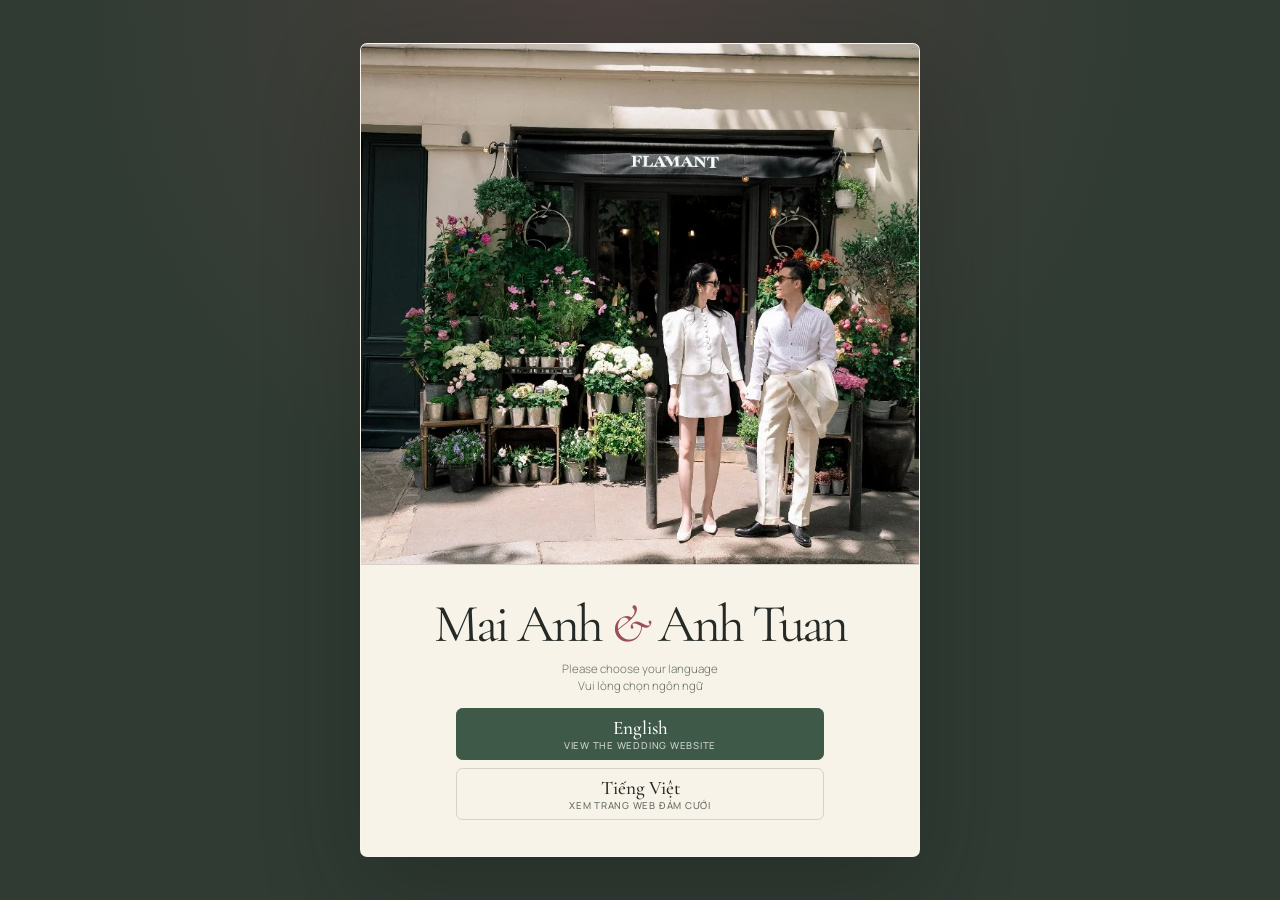
<file: index.html>
<!doctype html>
<html lang="en">
<head>
  <meta charset="utf-8">
  <meta name="viewport" content="width=device-width, initial-scale=1">
  <meta name="theme-color" content="#303b34">
  <link rel="icon" href="/assets/favicon.svg" type="image/svg+xml">
  <title>Mai Anh &amp; Anh Tuan - Choose your language</title>
  <meta name="description" content="Mai Anh and Anh Tuan's wedding in Hanoi on December 24, 2026. Choose English or Tiếng Việt.">
  <link rel="canonical" href="https://tuan-and-mai-anh.github.io/">
  <link rel="alternate" hreflang="x-default" href="https://tuan-and-mai-anh.github.io/">
  <link rel="alternate" hreflang="en" href="https://tuan-and-mai-anh.github.io/en/">
  <link rel="alternate" hreflang="vi" href="https://tuan-and-mai-anh.github.io/vn/">
  <meta property="og:type" content="website">
  <meta property="og:title" content="Mai Anh & Anh Tuan">
  <meta property="og:description" content="December 24, 2026 · Sheraton Hanoi Hotel">
  <meta property="og:url" content="https://tuan-and-mai-anh.github.io/">
  <meta property="og:image" content="https://tuan-and-mai-anh.github.io/assets/landing/language-selector-photo67-768.jpg">
  <meta property="og:image:width" content="768">
  <meta property="og:image:height" content="1024">
  <meta property="og:image:alt" content="Mai Anh and Anh Tuan together outside a Paris flower shop">
  <meta property="og:locale" content="en_US">
  <meta property="og:locale:alternate" content="vi_VN">
  <style>
    * { box-sizing: border-box; }
    html { background: #303b34; }
    body.language-landing { margin: 0; }
    .language-landing-main { width: min(100%, 35rem); margin: 0 auto; }
    .language-landing-visual { height: min(57.8svh, 32.5rem); }
    .language-landing-visual img { display: block; width: 100%; height: 100%; object-fit: cover; object-position: center 66%; }
    .language-landing-panel { text-align: center; }
    .language-landing-panel h1 { font-size: clamp(1.9rem, 8.5vw, 3.35rem); white-space: nowrap; }
    @media (max-width: 700px) {
      .language-landing-visual { height: min(51svh, 26.875rem); }
    }
  </style>
  <link rel="preconnect" href="https://fonts.googleapis.com">
  <link rel="preconnect" href="https://fonts.gstatic.com" crossorigin>
  <link href="https://fonts.googleapis.com/css2?family=Cormorant+Garamond:ital,wght@0,400;0,500;0,600;1,400&family=Manrope:wght@300;400;500;600&display=swap" rel="stylesheet">
  <link rel="stylesheet" href="/styles.css">
</head>
<body class="language-landing">
  <main class="language-landing-main">
    <div class="language-landing-visual">
      <picture>
        <source
          type="image/webp"
          srcset="/assets/landing/language-selector-photo67-480.webp 480w, /assets/landing/language-selector-photo67-768.webp 768w"
          sizes="(max-width: 700px) 100vw, 560px">
        <img
          src="/assets/landing/language-selector-photo67-768.jpg"
          srcset="/assets/landing/language-selector-photo67-480.jpg 480w, /assets/landing/language-selector-photo67-768.jpg 768w"
          sizes="(max-width: 700px) 100vw, 560px"
          width="768"
          height="1024"
          alt="Mai Anh and Anh Tuan together outside a Paris flower shop"
          fetchpriority="high"
          decoding="async">
      </picture>
    </div>
    <section class="language-landing-panel" aria-labelledby="landing-title">
      <h1 id="landing-title">Mai Anh <i>&amp;</i> Anh Tuan</h1>
      <p class="language-prompt">
        <span lang="en">Please choose your language</span>
        <span lang="vi">Vui lòng chọn ngôn ngữ</span>
      </p>
      <nav class="language-options" aria-label="Choose language / Chọn ngôn ngữ">
        <a class="language-option language-option-primary" href="/en/" lang="en" hreflang="en">
          <strong>English</strong>
          <span>View the wedding website</span>
        </a>
        <a class="language-option" href="/vn/" lang="vi" hreflang="vi">
          <strong>Tiếng Việt</strong>
          <span>Xem trang web đám cưới</span>
        </a>
      </nav>
    </section>
  </main>
</body>
</html>
</file>
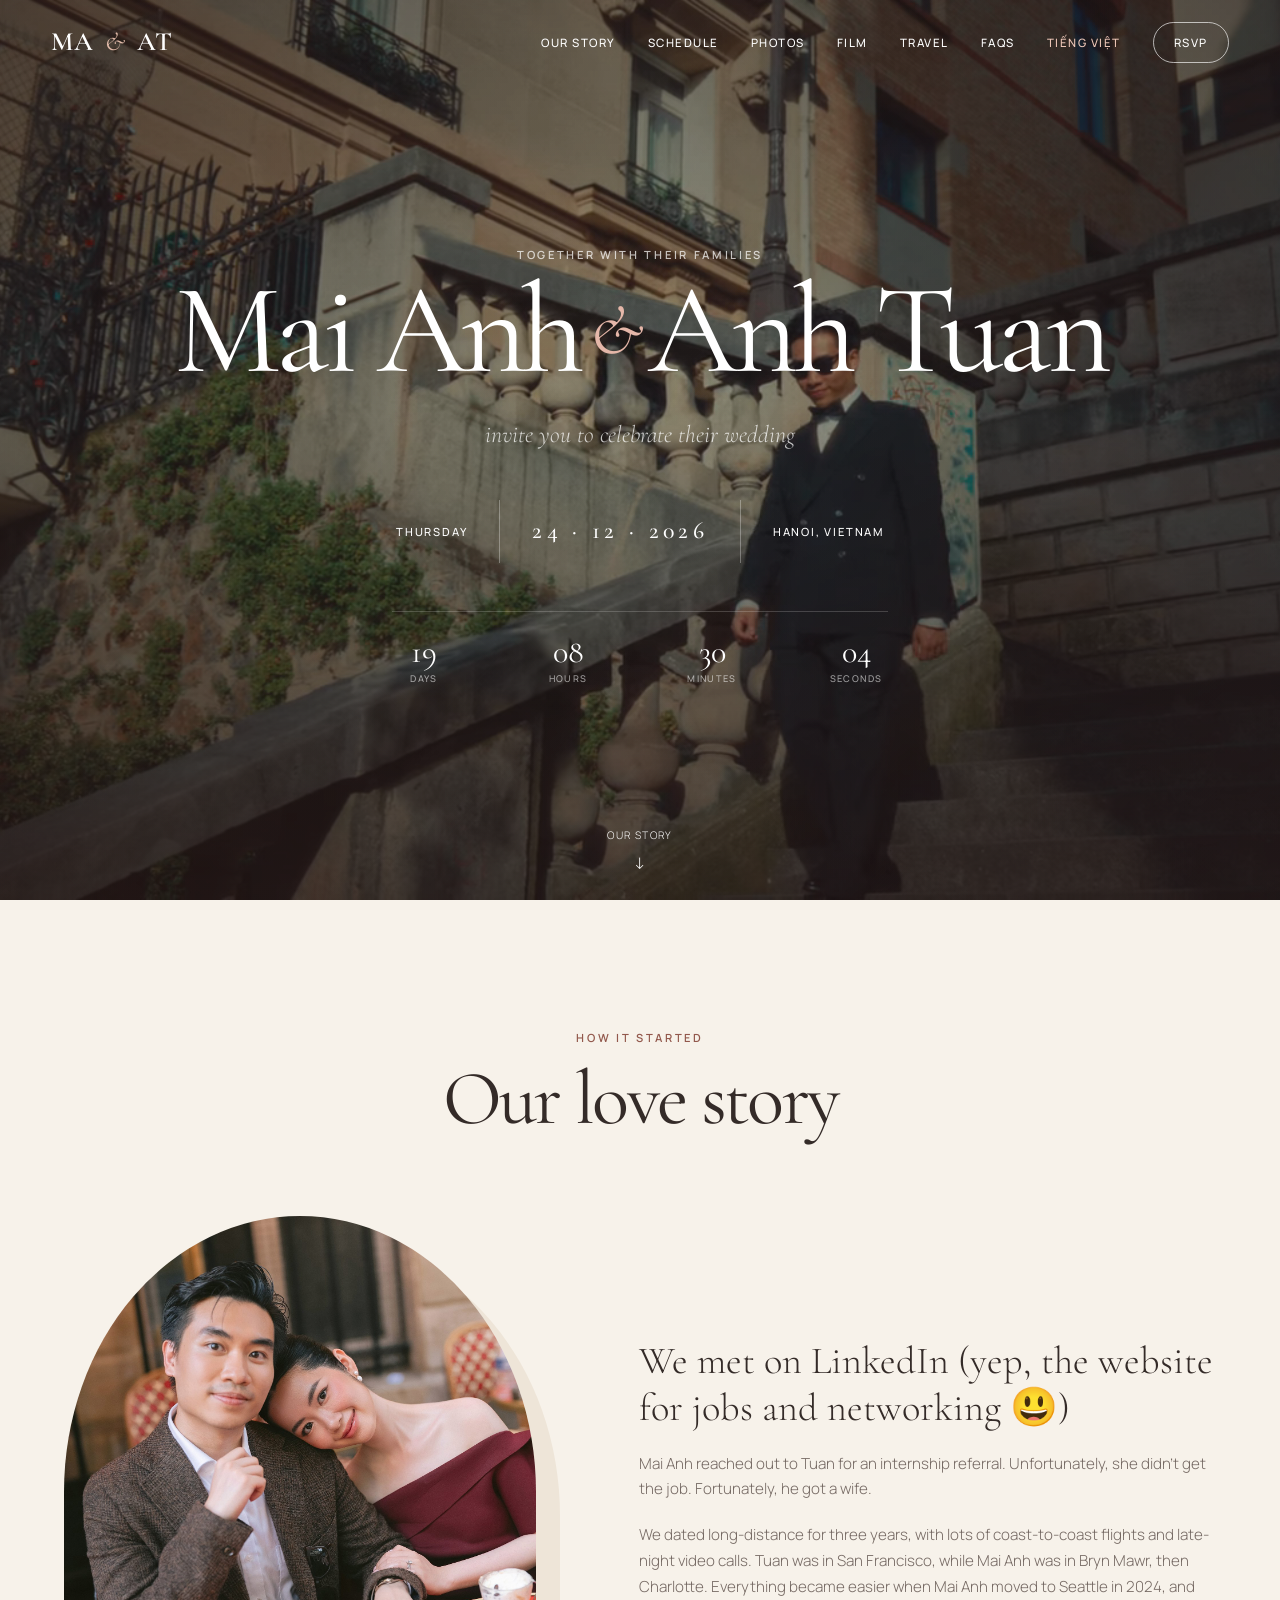
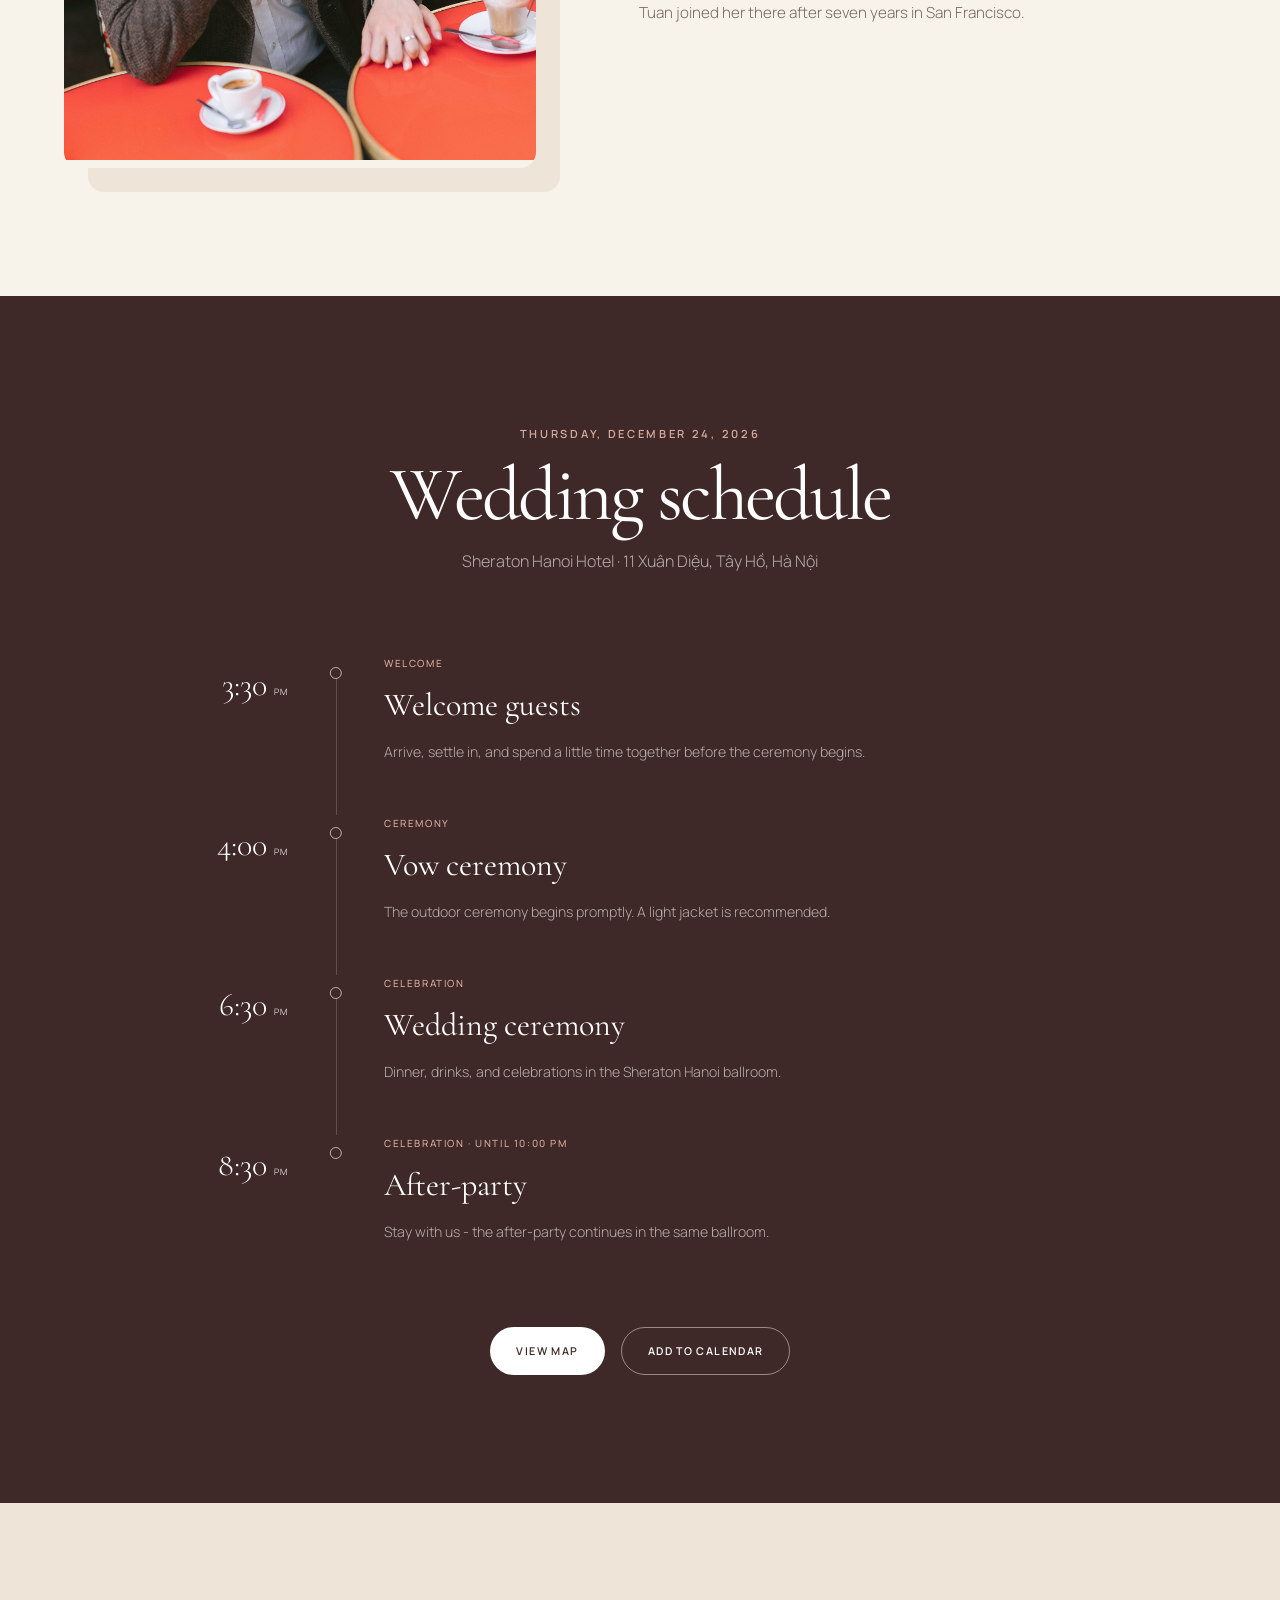
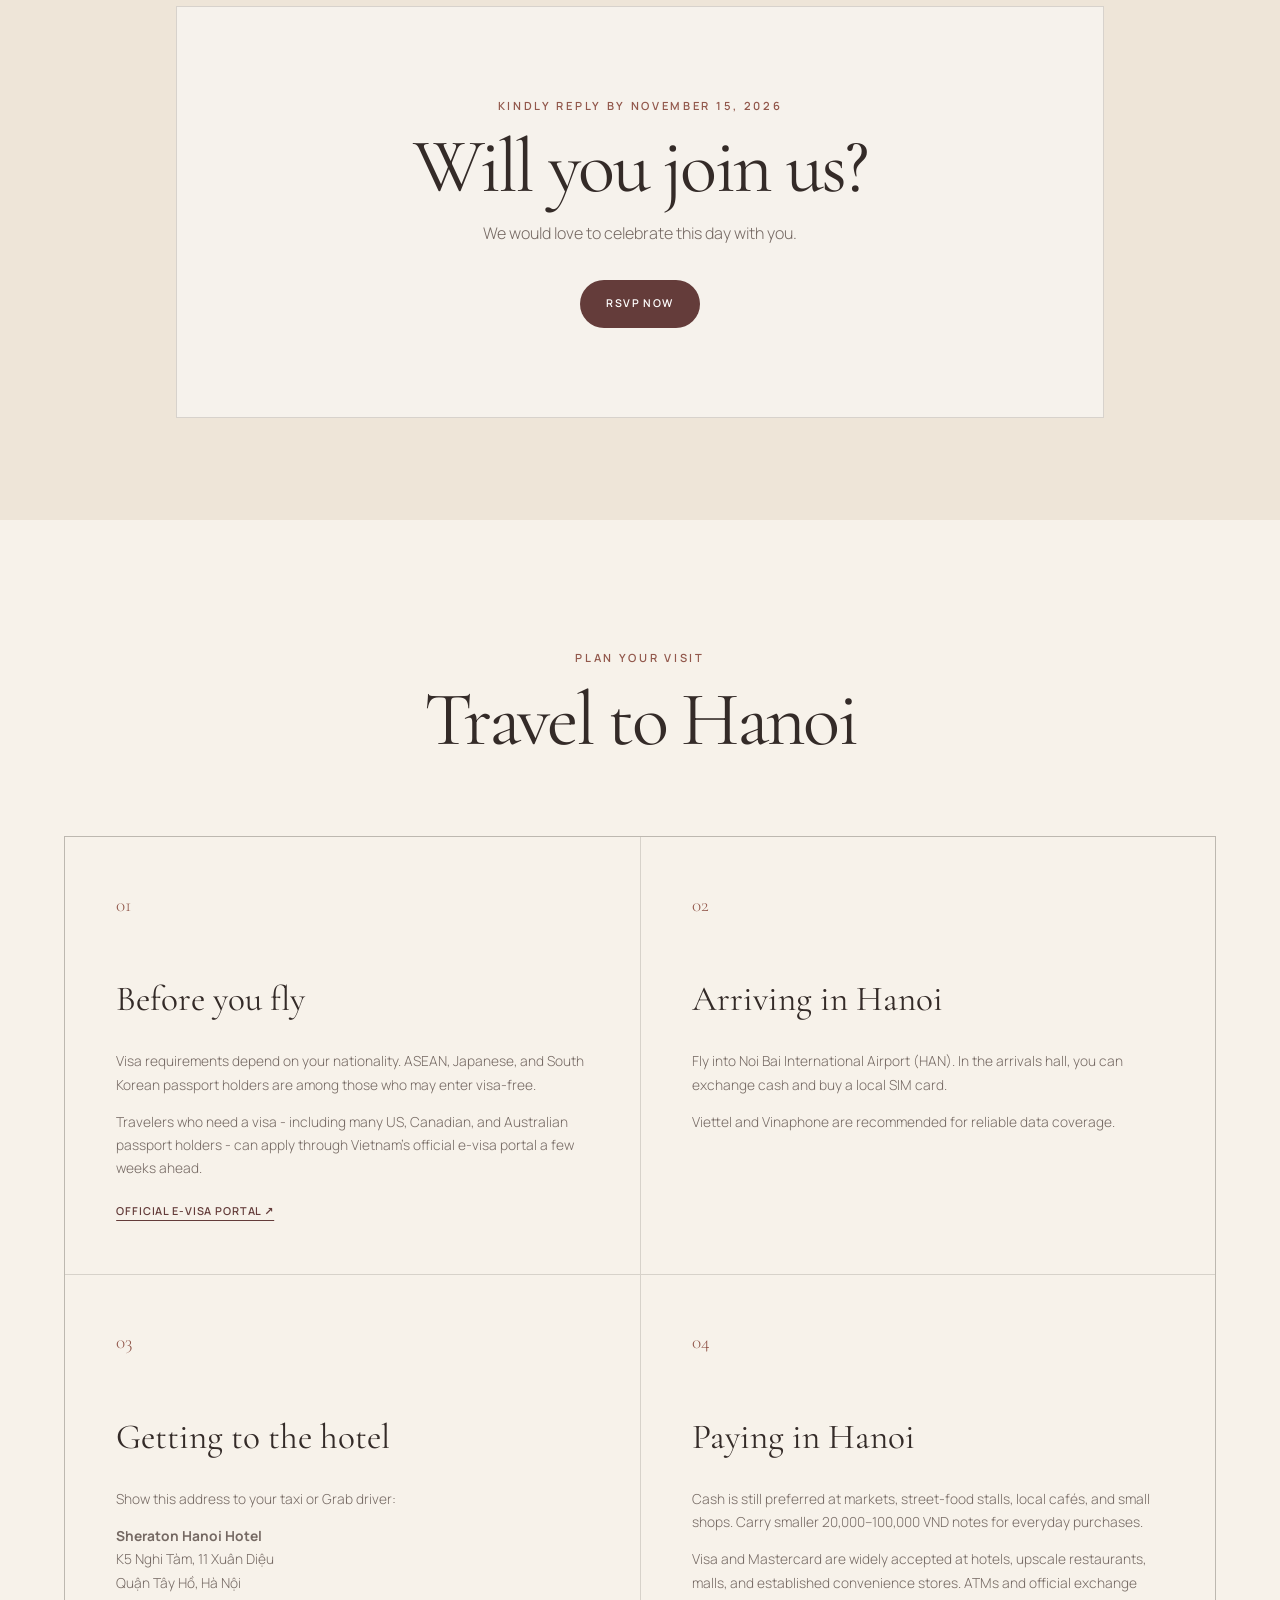
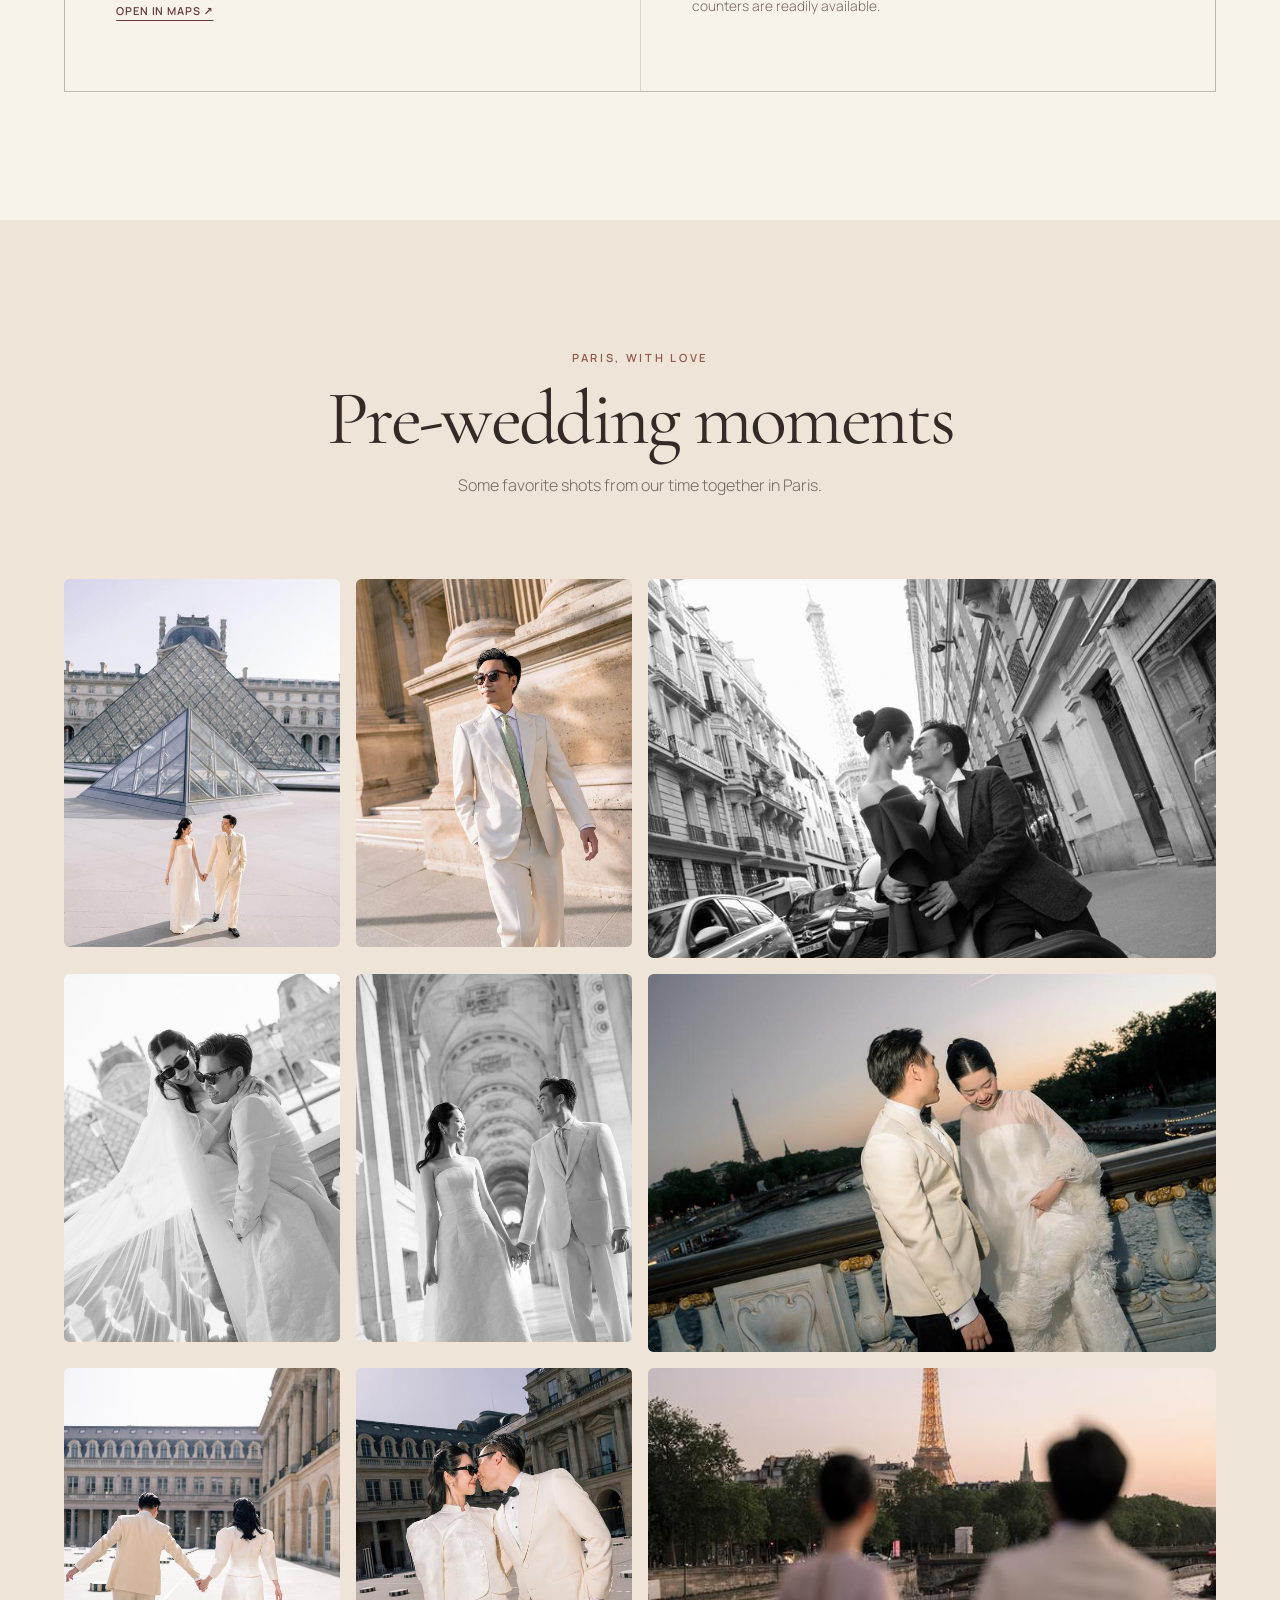
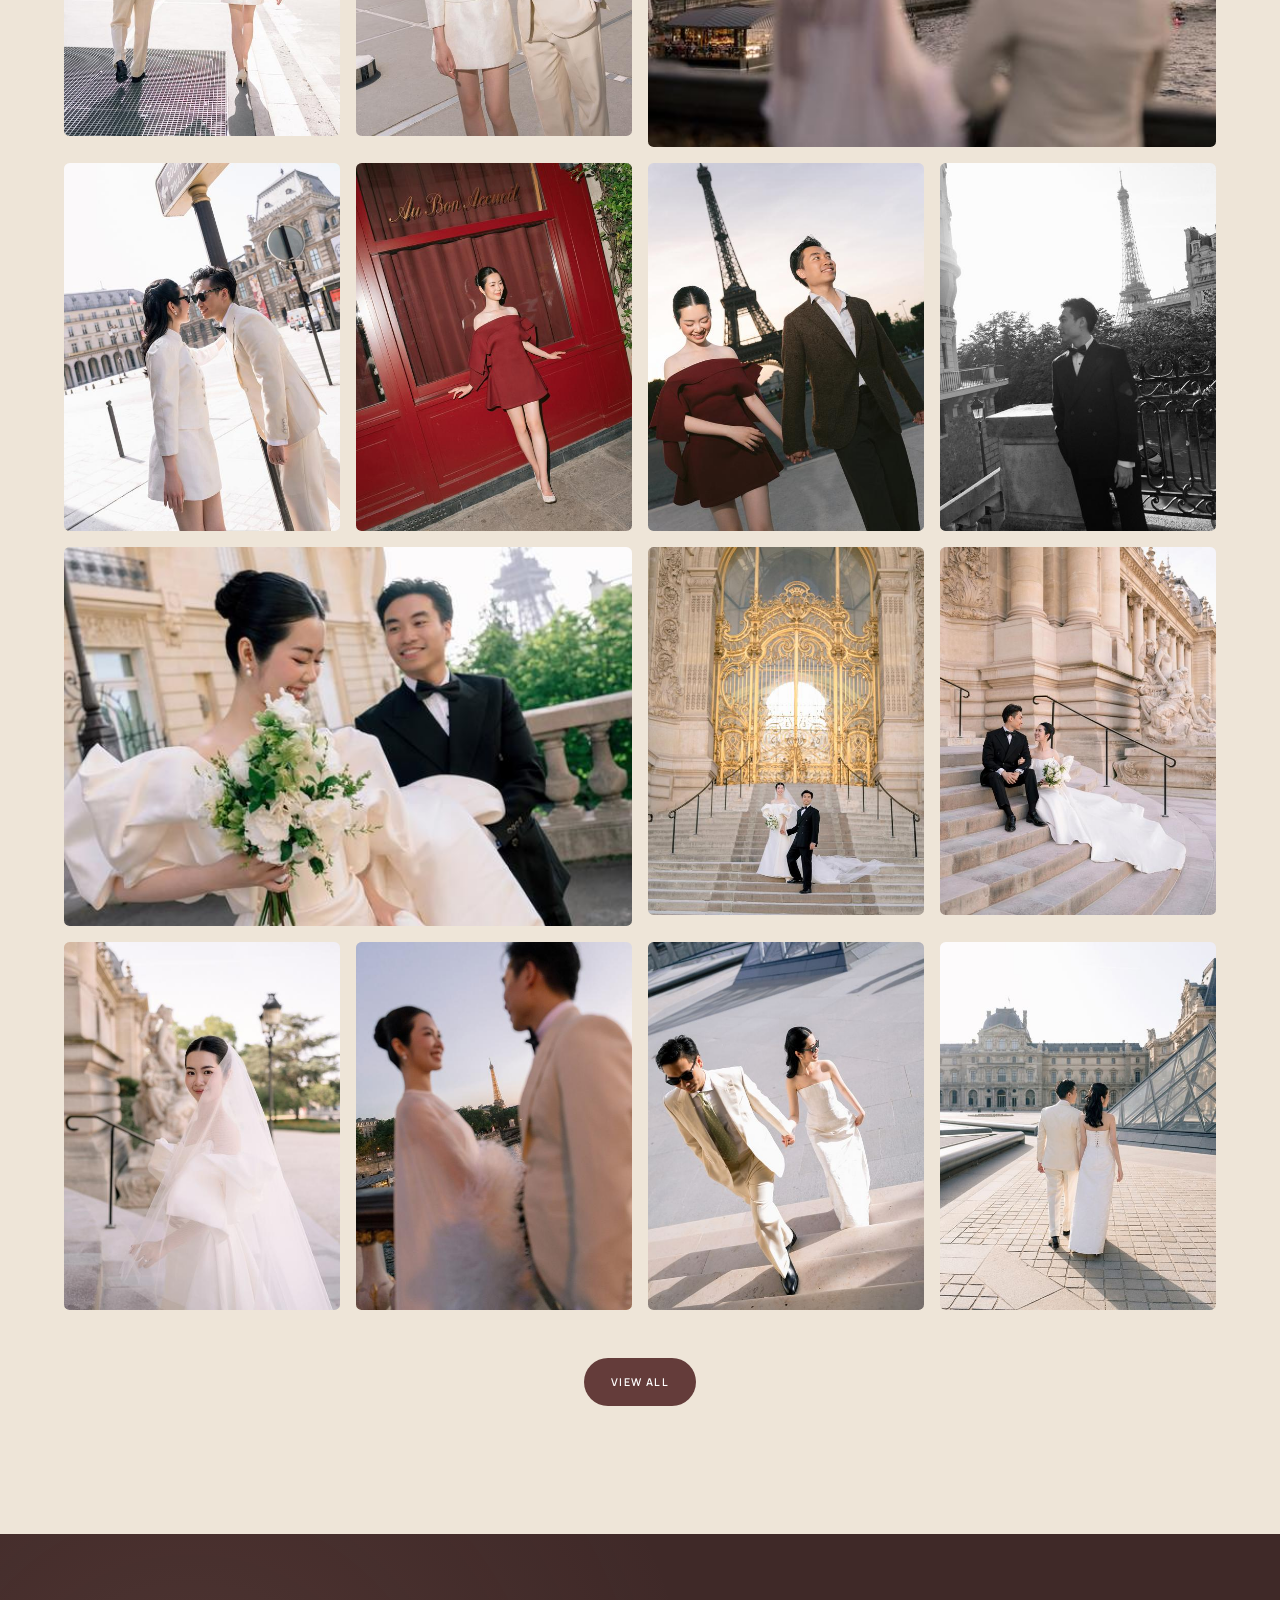
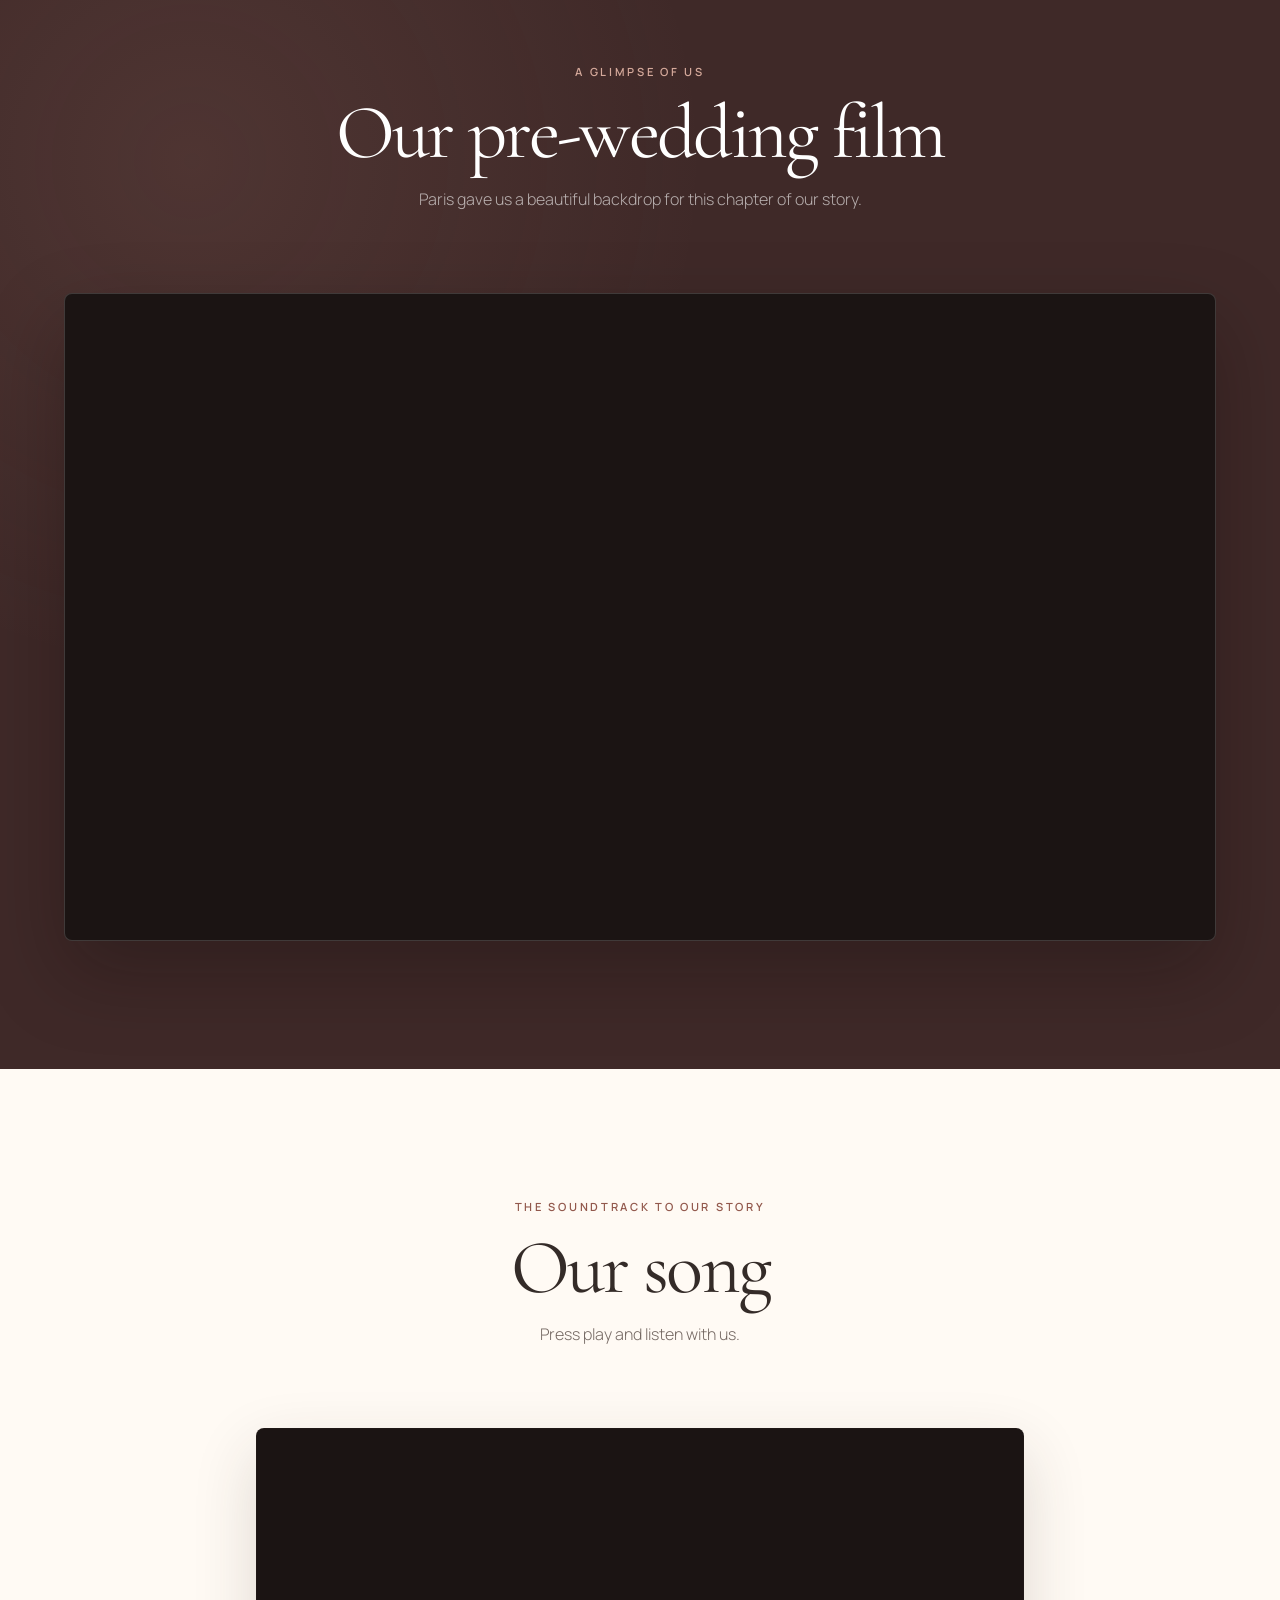
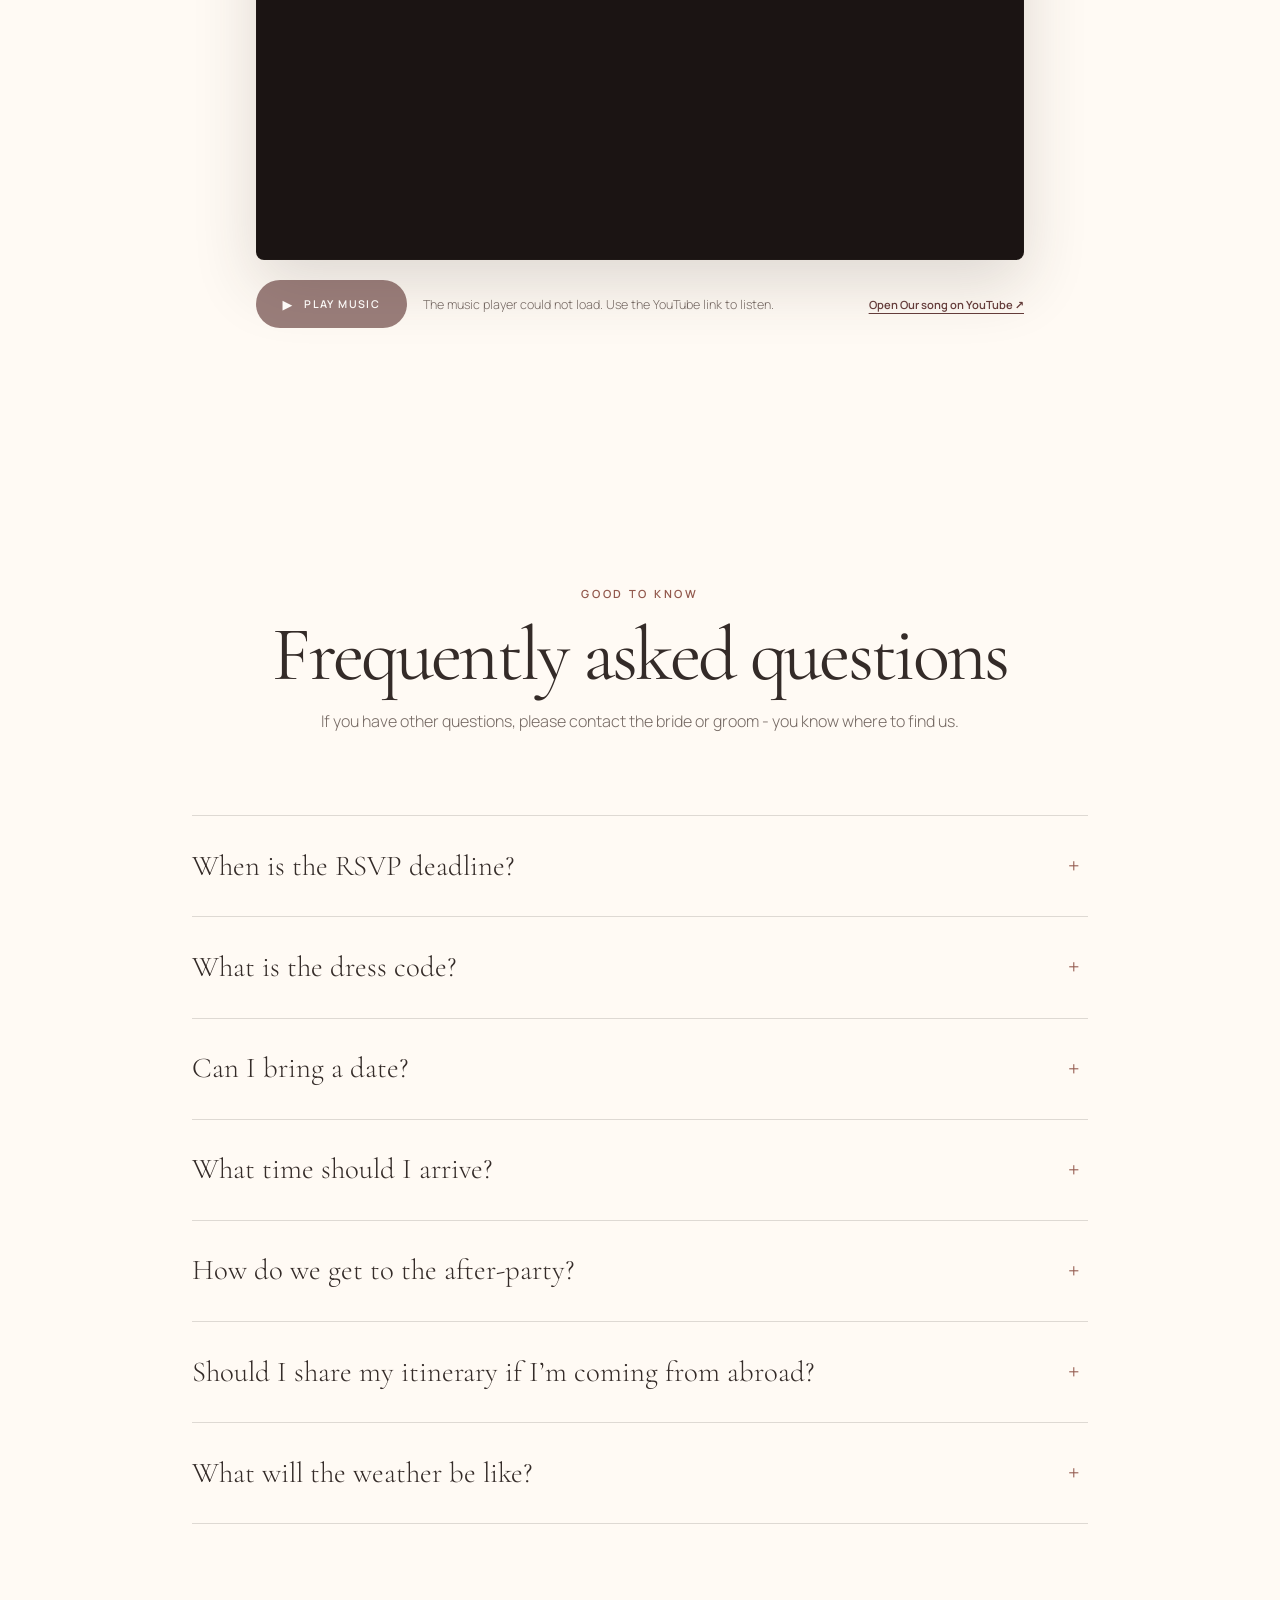
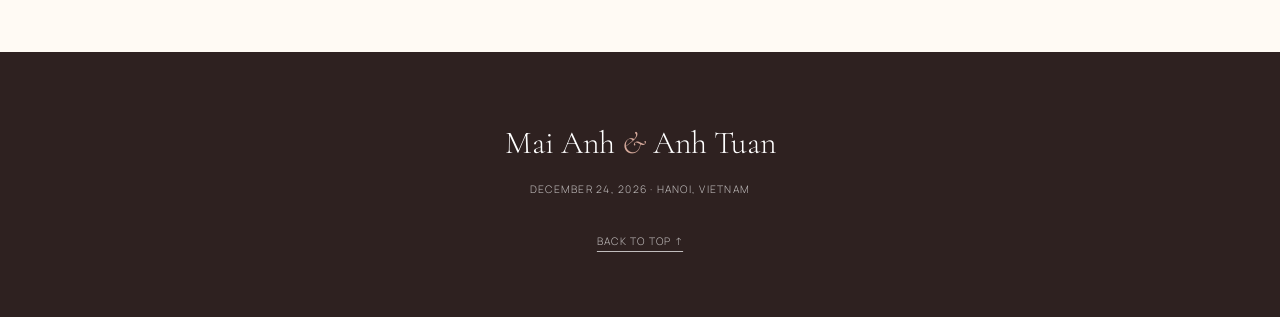
<file: en/index.html>
<!doctype html>
<html lang="en">
<head>
  <meta charset="utf-8">
  <meta name="viewport" content="width=device-width, initial-scale=1">
  <meta name="theme-color" content="#4b2f2b">
  <link rel="icon" href="/assets/favicon.svg" type="image/svg+xml">
  <title>Mai Anh &amp; Anh Tuan - December 24, 2026</title>
  <meta name="description" content="Join Mai Anh and Anh Tuan for their wedding in Hanoi on December 24, 2026.">
  <link rel="canonical" href="https://tuan-and-mai-anh.github.io/en/">
  <link rel="alternate" hreflang="x-default" href="https://tuan-and-mai-anh.github.io/">
  <link rel="alternate" hreflang="en" href="https://tuan-and-mai-anh.github.io/en/">
  <link rel="alternate" hreflang="vi" href="https://tuan-and-mai-anh.github.io/vn/">
  <meta property="og:type" content="website">
  <meta property="og:title" content="Mai Anh & Anh Tuan's Wedding">
  <meta property="og:description" content="December 24, 2026 · Hanoi, Vietnam">
  <meta property="og:url" content="https://tuan-and-mai-anh.github.io/en/">
  <meta property="og:image" content="https://tuan-and-mai-anh.github.io/assets/photos/prewedding/full/PreWeddingA%26T-139.jpg">
  <meta property="og:locale" content="en_US">
  <meta property="og:locale:alternate" content="vi_VN">
  <link rel="preconnect" href="https://fonts.googleapis.com">
  <link rel="preconnect" href="https://fonts.gstatic.com" crossorigin>
  <link href="https://fonts.googleapis.com/css2?family=Cormorant+Garamond:ital,wght@0,400;0,500;0,600;1,400&family=Manrope:wght@300;400;500;600&display=swap" rel="stylesheet">
  <link rel="stylesheet" href="/styles.css">
  <script src="/script.js" defer></script>
</head>
<body id="top">
  <a class="skip-link" href="#main-content">Skip to main content</a>
  <header class="site-header">
    <a class="wordmark" href="#top" aria-label="Mai Anh and Anh Tuan, home">MA <span aria-hidden="true">&amp;</span> AT</a>
    <button class="menu-toggle" type="button" aria-expanded="false" aria-controls="site-nav">
      <span class="sr-only">Menu</span>
      <span></span><span></span>
    </button>
    <nav class="site-nav" id="site-nav" aria-label="Main navigation">
      <a href="#story">Our story</a>
      <a href="#schedule">Schedule</a>
      <a href="#gallery">Photos</a>
      <a href="#film">Film</a>
      <a href="#travel">Travel</a>
      <a href="#faq">FAQs</a>
      <a class="language-switch" href="/vn/" lang="vi" hreflang="vi">Tiếng Việt</a>
      <a class="nav-rsvp" href="#rsvp">RSVP</a>
    </nav>
  </header>

  <main id="main-content">
    <section class="hero" aria-labelledby="hero-title">
      <picture class="hero-photo" aria-hidden="true">
        <img src="/assets/video/hero-poster.jpg" alt="" fetchpriority="high">
      </picture>
      <video class="hero-video" autoplay muted loop playsinline preload="metadata" poster="/assets/video/hero-poster.jpg" aria-hidden="true">
        <source src="/assets/video/hero-loop.webm" type="video/webm">
        <source src="/assets/video/hero-loop.mp4" type="video/mp4">
      </video>
      <div class="hero-shade" aria-hidden="true"></div>
      <div class="hero-content">
        <p class="eyebrow">Together with their families</p>
        <h1 id="hero-title"><span>Mai Anh</span><i>&amp;</i><span>Anh Tuan</span></h1>
        <p class="hero-invite">invite you to celebrate their wedding</p>
        <div class="hero-details">
          <p>Thursday</p>
          <p class="hero-date">24 · 12 · 2026</p>
          <p>Hanoi, Vietnam</p>
        </div>
        <div class="countdown" role="group" aria-label="Countdown to the wedding">
          <div><strong data-count="days">-</strong><span>Days</span></div>
          <div><strong data-count="hours">-</strong><span>Hours</span></div>
          <div><strong data-count="minutes">-</strong><span>Minutes</span></div>
          <div><strong data-count="seconds">-</strong><span>Seconds</span></div>
        </div>
      </div>
      <a class="scroll-cue" href="#story">Our story <span aria-hidden="true">↓</span></a>
    </section>

    <section class="story section" id="story">
      <div class="section-heading">
        <p class="eyebrow">How it started</p>
        <h2>Our love story</h2>
      </div>
      <div class="story-layout">
        <figure class="story-art">
          <img src="/assets/photos/prewedding/full/PreWeddingA%26T-71.jpg" alt="Mai Anh and Anh Tuan sharing a quiet moment at a Paris café" loading="lazy" decoding="async">
        </figure>
        <div class="story-copy">
          <p class="lead">We met on LinkedIn (yep, the website for jobs and networking 😃)</p>
          <p>Mai Anh reached out to Tuan for an internship referral. Unfortunately, she didn’t get the job. Fortunately, he got a wife.</p>
          <p>We dated long-distance for three years, with lots of coast-to-coast flights and late-night video calls. Tuan was in San Francisco, while Mai Anh was in Bryn Mawr, then Charlotte. Everything became easier when Mai Anh moved to Seattle in 2024, and Tuan joined her there after seven years in San Francisco.</p>
        </div>
      </div>
    </section>

    <section class="schedule section dark-section" id="schedule">
      <div class="section-heading light">
        <p class="eyebrow">Thursday, December 24, 2026</p>
        <h2>Wedding schedule</h2>
        <p>Sheraton Hanoi Hotel · 11 Xuân Diệu, Tây Hồ, Hà Nội</p>
      </div>
      <div class="timeline">
        <article class="timeline-item">
          <div class="timeline-time">3:30 <small>PM</small></div>
          <div class="timeline-marker" aria-hidden="true"></div>
          <div>
            <p class="timeline-kicker">Welcome</p>
            <h3>Welcome guests</h3>
            <p>Arrive, settle in, and spend a little time together before the ceremony begins.</p>
          </div>
        </article>
        <article class="timeline-item">
          <div class="timeline-time">4:00 <small>PM</small></div>
          <div class="timeline-marker" aria-hidden="true"></div>
          <div>
            <p class="timeline-kicker">Ceremony</p>
            <h3>Vow ceremony</h3>
            <p>The outdoor ceremony begins promptly. A light jacket is recommended.</p>
          </div>
        </article>
        <article class="timeline-item">
          <div class="timeline-time">6:30 <small>PM</small></div>
          <div class="timeline-marker" aria-hidden="true"></div>
          <div>
            <p class="timeline-kicker">Celebration</p>
            <h3>Wedding ceremony</h3>
            <p>Dinner, drinks, and celebrations in the Sheraton Hanoi ballroom.</p>
          </div>
        </article>
        <article class="timeline-item">
          <div class="timeline-time">8:30 <small>PM</small></div>
          <div class="timeline-marker" aria-hidden="true"></div>
          <div>
            <p class="timeline-kicker">Celebration · until 10:00 PM</p>
            <h3>After-party</h3>
            <p>Stay with us - the after-party continues in the same ballroom.</p>
          </div>
        </article>
      </div>
      <div class="schedule-actions">
        <a class="button button-light" href="https://maps.google.com/?q=Sheraton+Hanoi+Hotel+11+Xuan+Dieu+Hanoi" target="_blank" rel="noreferrer">View map</a>
        <button class="button button-outline" id="calendar-button" type="button">Add to calendar</button>
      </div>
    </section>

    <section class="rsvp section" id="rsvp">
      <div class="rsvp-card">
        <p class="eyebrow">Kindly reply by November 15, 2026</p>
        <h2>Will you join us?</h2>
        <p>We would love to celebrate this day with you.</p>
        <a class="button button-primary" href="https://forms.fillout.com/t/i2wxGX4m8dus" target="_blank" rel="noopener noreferrer">RSVP now</a>
      </div>
    </section>

    <section class="travel section" id="travel">
      <div class="section-heading">
        <p class="eyebrow">Plan your visit</p>
        <h2>Travel to Hanoi</h2>
      </div>
      <div class="travel-grid">
        <article class="info-card">
          <span class="card-number">01</span>
          <h3>Before you fly</h3>
          <p>Visa requirements depend on your nationality. ASEAN, Japanese, and South Korean passport holders are among those who may enter visa-free.</p>
          <p>Travelers who need a visa - including many US, Canadian, and Australian passport holders - can apply through Vietnam’s official e-visa portal a few weeks ahead.</p>
          <a href="https://evisa.gov.vn/" target="_blank" rel="noreferrer">Official e-visa portal ↗</a>
        </article>
        <article class="info-card">
          <span class="card-number">02</span>
          <h3>Arriving in Hanoi</h3>
          <p>Fly into Noi Bai International Airport (HAN). In the arrivals hall, you can exchange cash and buy a local SIM card.</p>
          <p>Viettel and Vinaphone are recommended for reliable data coverage.</p>
        </article>
        <article class="info-card">
          <span class="card-number">03</span>
          <h3>Getting to the hotel</h3>
          <p>Show this address to your taxi or Grab driver:</p>
          <address lang="vi"><strong>Sheraton Hanoi Hotel</strong><br>K5 Nghi Tàm, 11 Xuân Diệu<br>Quận Tây Hồ, Hà Nội</address>
          <a href="https://maps.google.com/?q=Sheraton+Hanoi+Hotel+11+Xuan+Dieu+Hanoi" target="_blank" rel="noreferrer">Open in Maps ↗</a>
        </article>
        <article class="info-card">
          <span class="card-number">04</span>
          <h3>Paying in Hanoi</h3>
          <p>Cash is still preferred at markets, street-food stalls, local cafés, and small shops. Carry smaller 20,000–100,000 VND notes for everyday purchases.</p>
          <p>Visa and Mastercard are widely accepted at hotels, upscale restaurants, malls, and established convenience stores. ATMs and official exchange counters are readily available.</p>
        </article>
      </div>
    </section>

    <section class="gallery section" id="gallery">
      <div class="section-heading">
        <p class="eyebrow">Paris, with love</p>
        <h2>Pre-wedding moments</h2>
        <p>Some favorite shots from our time together in Paris.</p>
      </div>
      <div class="gallery-grid" id="gallery-grid" aria-live="polite"></div>
      <div class="gallery-actions">
        <button class="button button-primary" id="gallery-toggle" type="button" aria-expanded="false" aria-controls="gallery-grid">View all</button>
        <p class="sr-only" id="gallery-status" role="status" aria-live="polite"></p>
      </div>
    </section>

    <section class="film section dark-section" id="film">
      <div class="section-heading light">
        <p class="eyebrow">A glimpse of us</p>
        <h2>Our pre-wedding film</h2>
        <p>Paris gave us a beautiful backdrop for this chapter of our story.</p>
      </div>
      <div class="film-frame">
        <iframe
          id="film-player"
          src="https://www.youtube-nocookie.com/embed/zc-idmSZ0Js?enablejsapi=1&amp;playsinline=1"
          title="Mai Anh and Anh Tuan's pre-wedding film"
          loading="lazy"
          allow="accelerometer; autoplay; clipboard-write; encrypted-media; gyroscope; picture-in-picture; web-share"
          referrerpolicy="strict-origin-when-cross-origin"
          allowfullscreen></iframe>
      </div>
    </section>

    <section class="song section" id="song">
      <div class="section-heading">
        <p class="eyebrow">The soundtrack to our story</p>
        <h2>Our song</h2>
        <p>Press play and listen with us.</p>
      </div>
      <div class="song-layout">
        <div class="song-frame">
          <div id="song-player"></div>
        </div>
        <div class="song-controls">
          <button class="button button-primary song-toggle" id="song-toggle" type="button" aria-label="Play Our song" aria-describedby="song-status" aria-pressed="false" disabled>
            <span class="song-toggle-icon" aria-hidden="true">▶</span>
            <span data-song-label>Play music</span>
          </button>
          <p class="song-status" id="song-status" role="status" aria-live="polite">Loading music player…</p>
          <a class="song-link" href="https://www.youtube.com/watch?v=hiI_f9hsC7I" target="_blank" rel="noreferrer">Open Our song on YouTube ↗</a>
        </div>
      </div>
    </section>

    <section class="faq section" id="faq">
      <div class="section-heading">
        <p class="eyebrow">Good to know</p>
        <h2>Frequently asked questions</h2>
        <p>If you have other questions, please contact the bride or groom - you know where to find us.</p>
      </div>
      <div class="accordion">
        <details>
          <summary>When is the RSVP deadline?</summary>
          <p>Please kindly RSVP by November 15, 2026.</p>
        </details>
        <details>
          <summary>What is the dress code?</summary>
          <p>Our dress code is semi-formal. Tuxes and gowns are welcome, and so are suits and cocktail dresses.</p>
        </details>
        <details>
          <summary>Can I bring a date?</summary>
          <p>Please check your invitation to see if a plus-one is included.</p>
        </details>
        <details>
          <summary>What time should I arrive?</summary>
          <p>Join us at 3:30 PM for the welcome. The vow ceremony begins at 4:00 PM.</p>
        </details>
        <details>
          <summary>How do we get to the after-party?</summary>
          <p>No travel is needed - the after-party is in the same ballroom as dinner.</p>
        </details>
        <details>
          <summary>Should I share my itinerary if I’m coming from abroad?</summary>
          <p>Yes, please. It will help us plan a potential pre- or post-wedding gathering with you.</p>
        </details>
        <details>
          <summary>What will the weather be like?</summary>
          <p>Late December in Hanoi is usually cool, around 18–23°C (64–73°F). The vow ceremony will be outside, so please bring a light jacket.</p>
        </details>
      </div>
    </section>
  </main>

  <dialog class="lightbox" id="lightbox" aria-label="Photo viewer">
    <button class="lightbox-close" type="button" aria-label="Close photo viewer">×</button>
    <button class="lightbox-nav lightbox-prev" type="button" aria-label="Previous photo">‹</button>
    <figure>
      <img src="[data-uri]" width="1" height="1" alt="">
      <figcaption></figcaption>
    </figure>
    <button class="lightbox-nav lightbox-next" type="button" aria-label="Next photo">›</button>
  </dialog>

  <footer>
    <p class="footer-names">Mai Anh <i>&amp;</i> Anh Tuan</p>
    <p>December 24, 2026 · Hanoi, Vietnam</p>
    <a href="#top">Back to top ↑</a>
  </footer>
</body>
</html>
</file>
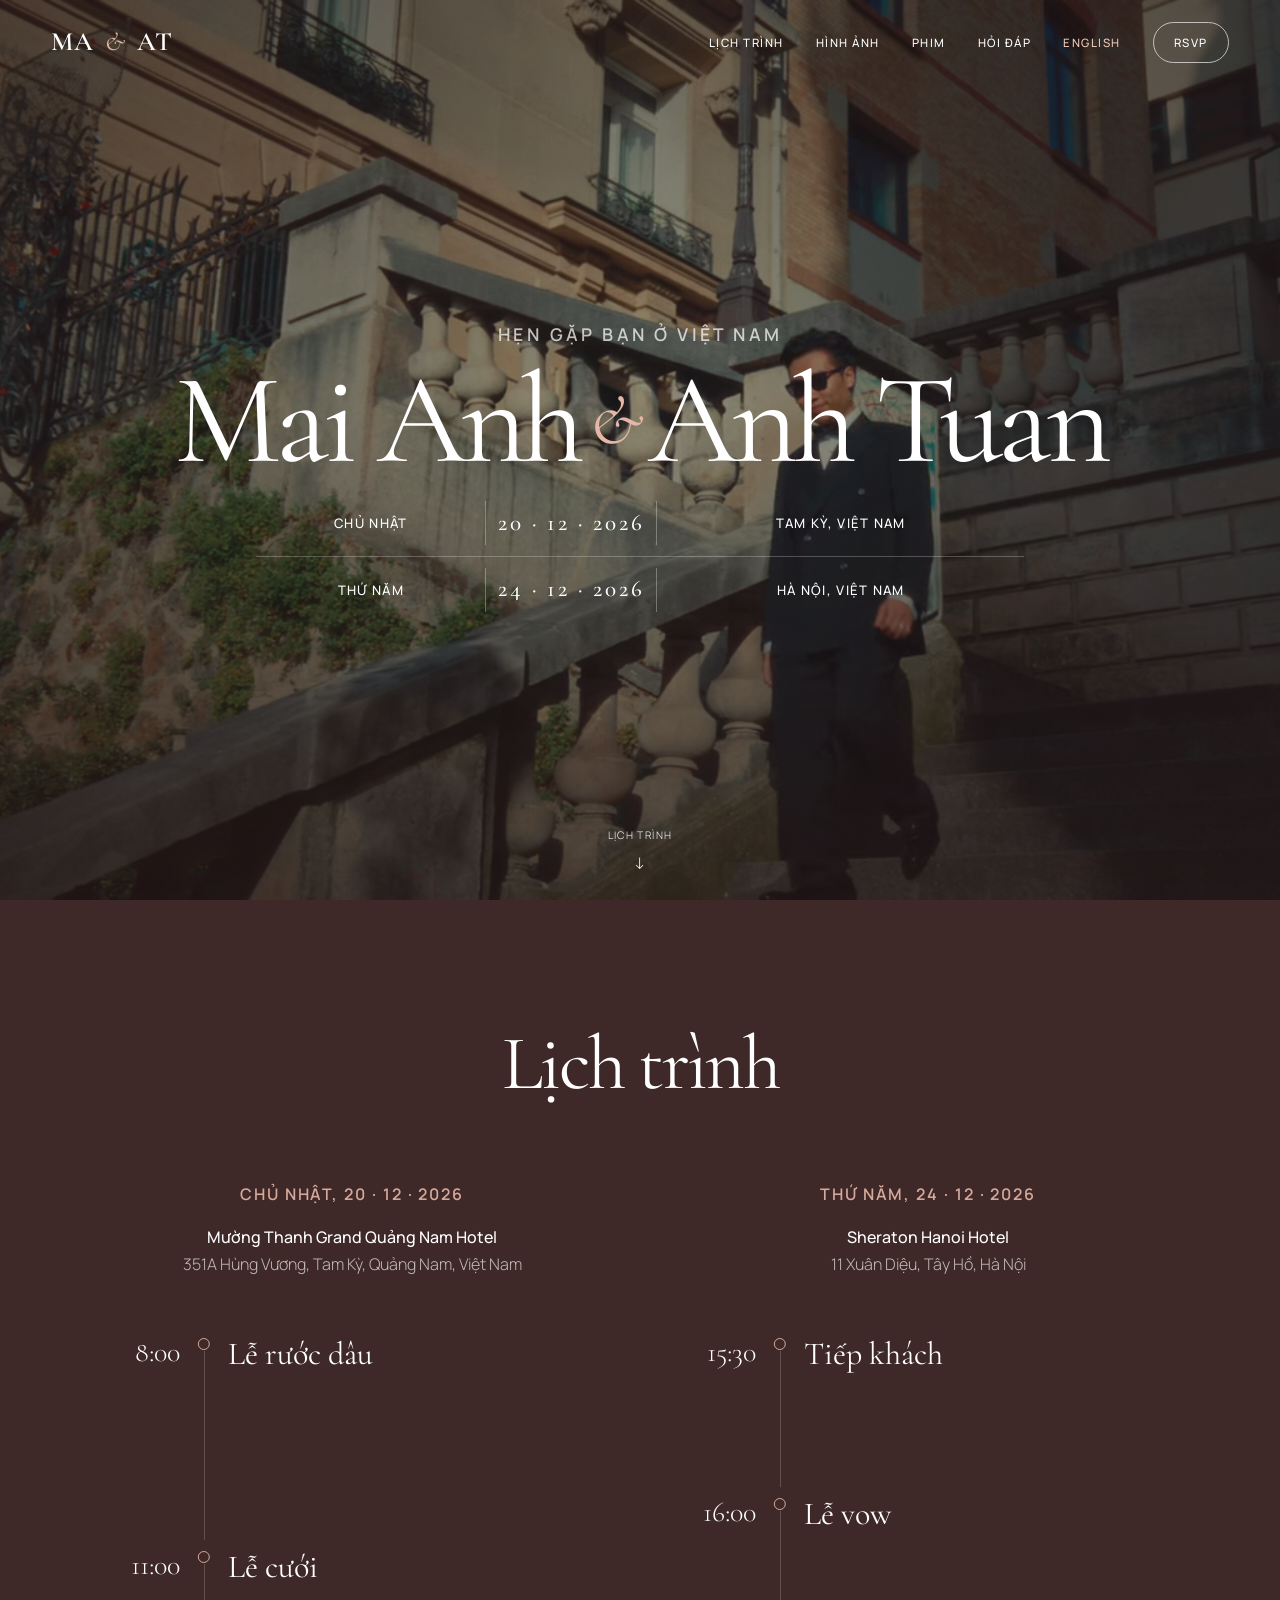
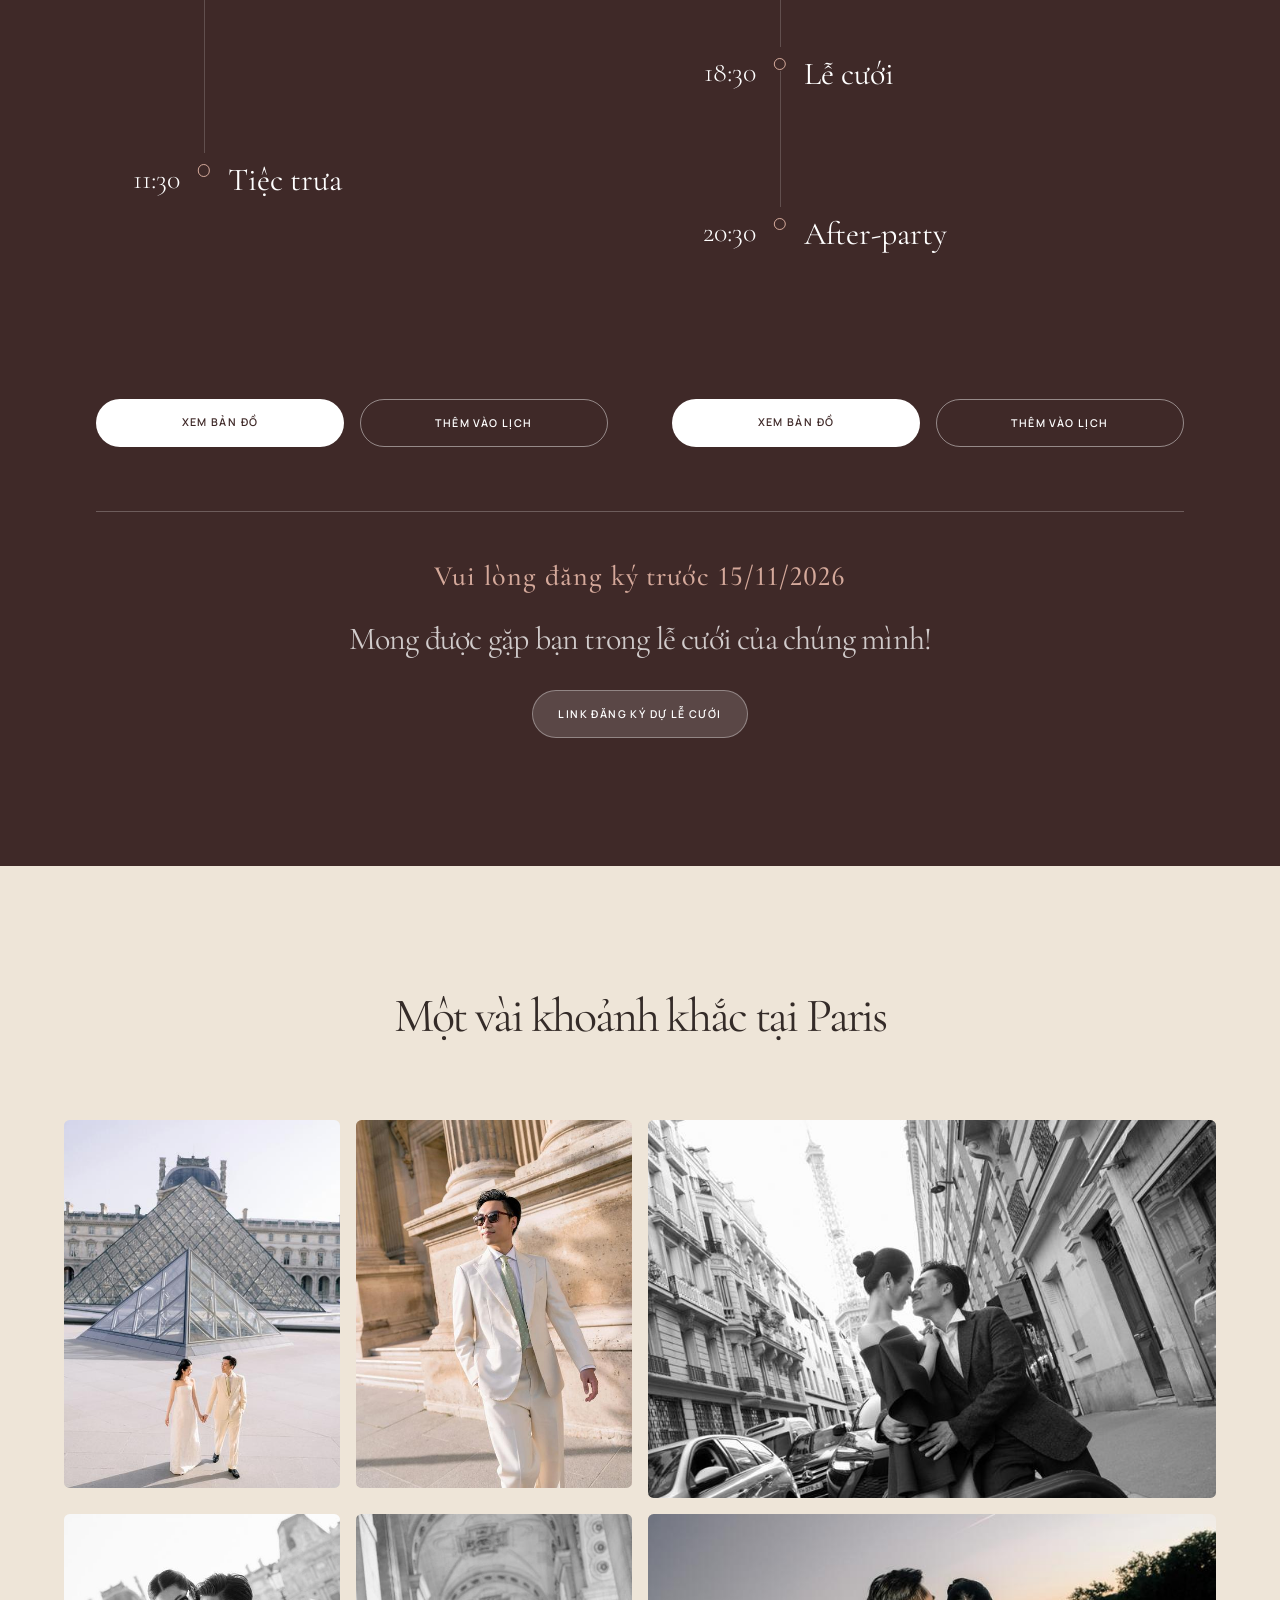
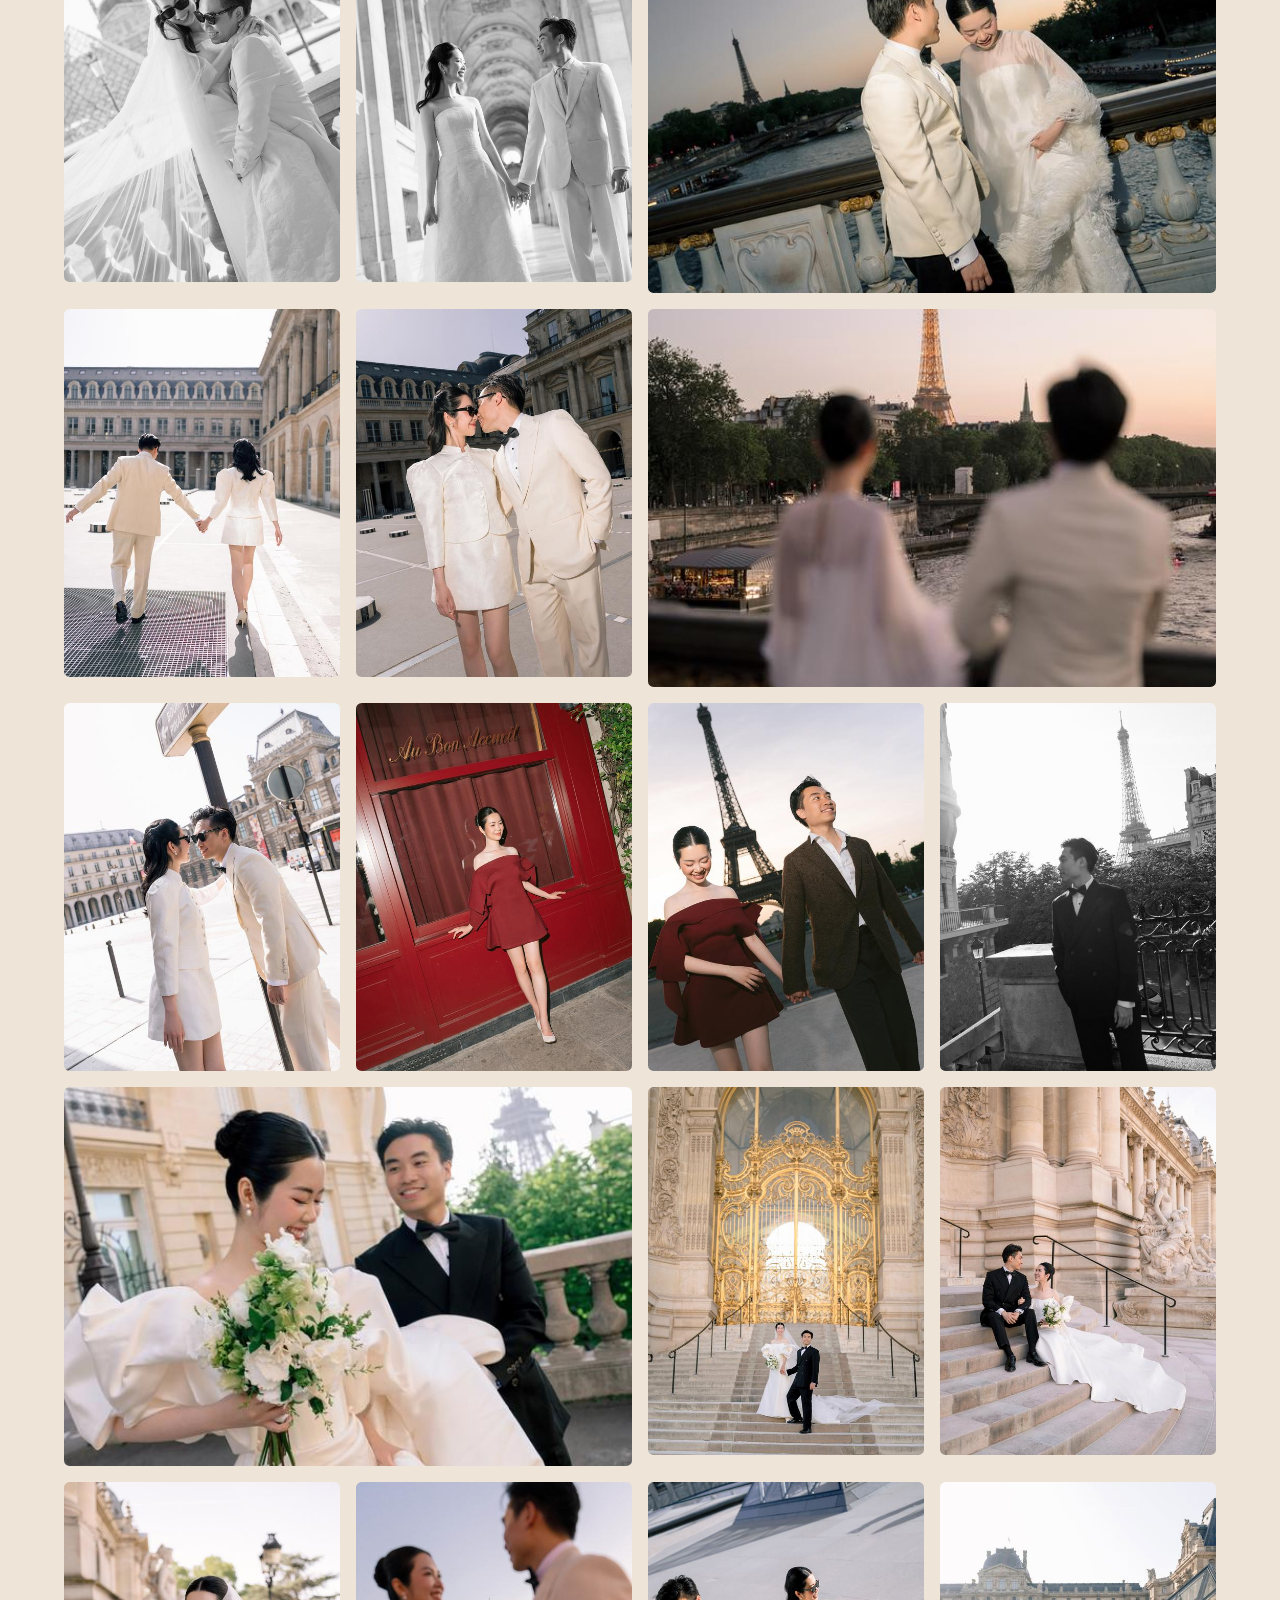
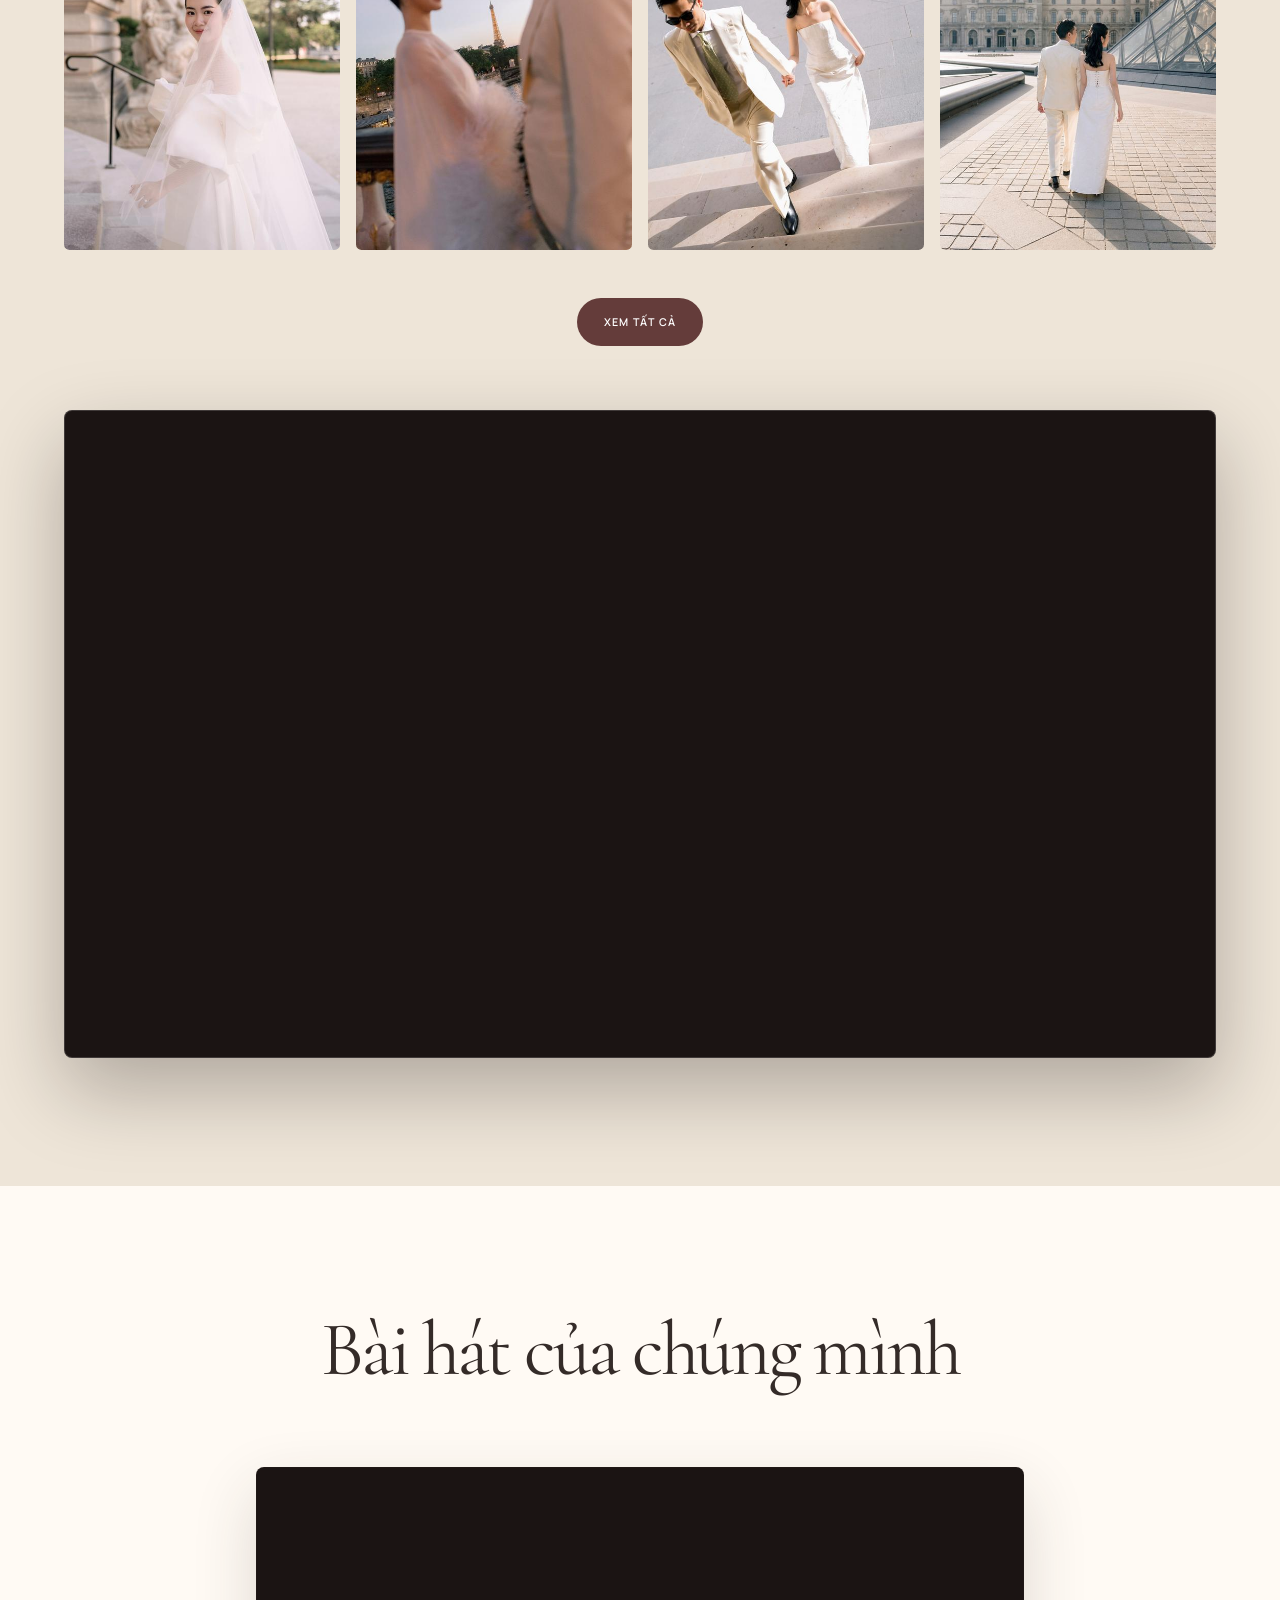
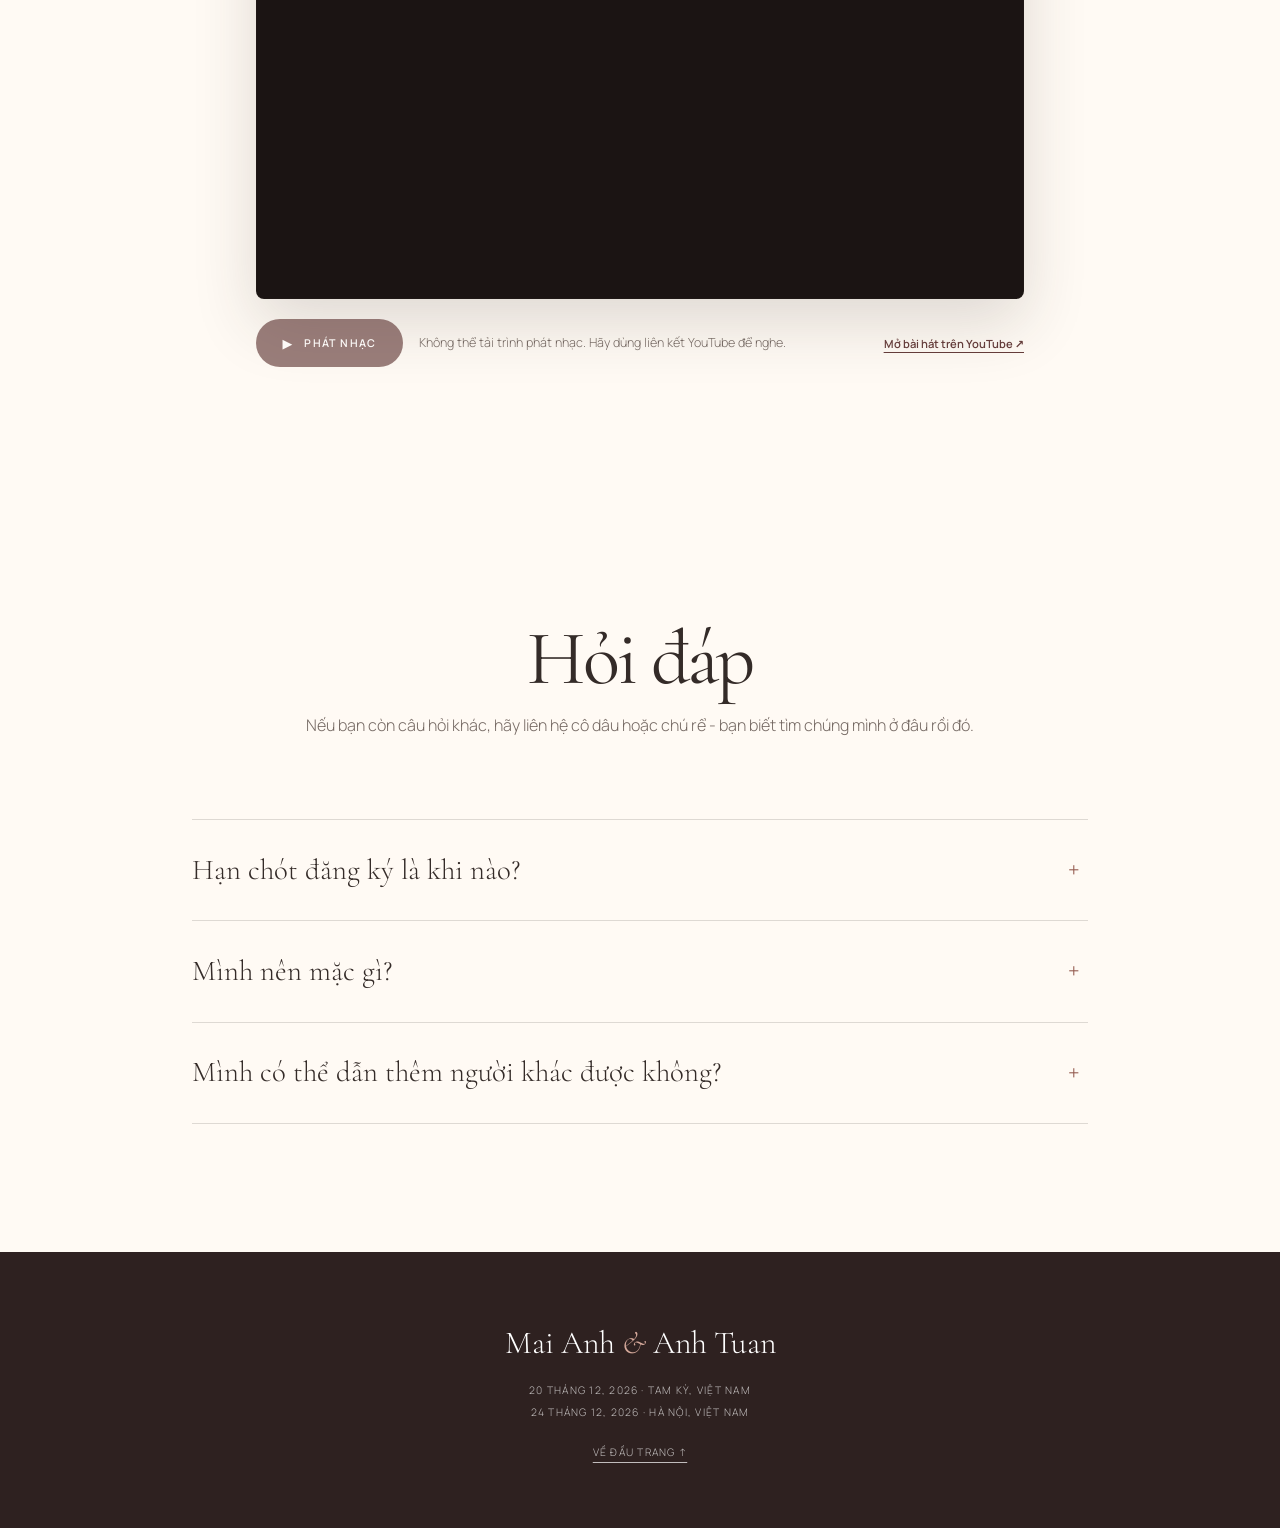
<file: vn/index.html>
<!doctype html>
<html lang="vi">
<head>
  <meta charset="utf-8">
  <meta name="viewport" content="width=device-width, initial-scale=1">
  <meta name="theme-color" content="#4b2f2b">
  <link rel="icon" href="/assets/favicon.svg" type="image/svg+xml">
  <title>Mai Anh &amp; Anh Tuan - 24 tháng 12, 2026</title>
  <meta name="description" content="Mời bạn đến chung vui trong lễ cưới của Mai Anh và Anh Tuan tại Hà Nội vào ngày 24 tháng 12 năm 2026.">
  <link rel="canonical" href="https://tuan-and-mai-anh.github.io/vn/">
  <link rel="alternate" hreflang="x-default" href="https://tuan-and-mai-anh.github.io/">
  <link rel="alternate" hreflang="en" href="https://tuan-and-mai-anh.github.io/en/">
  <link rel="alternate" hreflang="vi" href="https://tuan-and-mai-anh.github.io/vn/">
  <meta property="og:type" content="website">
  <meta property="og:title" content="Lễ cưới của Mai Anh & Anh Tuan">
  <meta property="og:description" content="24 tháng 12, 2026 · Hà Nội, Việt Nam">
  <meta property="og:url" content="https://tuan-and-mai-anh.github.io/vn/">
  <meta property="og:image" content="https://tuan-and-mai-anh.github.io/assets/photos/prewedding/full/PreWeddingA%26T-139.jpg">
  <meta property="og:locale" content="vi_VN">
  <meta property="og:locale:alternate" content="en_US">
  <link rel="preconnect" href="https://fonts.googleapis.com">
  <link rel="preconnect" href="https://fonts.gstatic.com" crossorigin>
  <link href="https://fonts.googleapis.com/css2?family=Cormorant+Garamond:ital,wght@0,400;0,500;0,600;1,400&family=Manrope:wght@300;400;500;600&display=swap" rel="stylesheet">
  <link rel="stylesheet" href="/styles.css">
  <script src="/script.js" defer></script>
</head>
<body id="top">
  <a class="skip-link" href="#main-content">Chuyển đến nội dung chính</a>
  <header class="site-header">
    <a class="wordmark" href="#top" aria-label="Mai Anh và Anh Tuan, trang chủ">MA <span aria-hidden="true">&amp;</span> AT</a>
    <button class="menu-toggle" type="button" aria-expanded="false" aria-controls="site-nav">
      <span class="sr-only">Trình đơn</span>
      <span></span><span></span>
    </button>
    <nav class="site-nav" id="site-nav" aria-label="Điều hướng chính">
      <a href="#schedule">Lịch trình</a>
      <a href="#gallery">Hình ảnh</a>
      <a href="#film">Phim</a>
      <a href="#faq">Hỏi đáp</a>
      <a class="language-switch" href="/en/" lang="en" hreflang="en">English</a>
      <a class="nav-rsvp" href="#rsvp">RSVP</a>
    </nav>
  </header>

  <main id="main-content">
    <section class="hero" aria-labelledby="hero-title">
      <picture class="hero-photo" aria-hidden="true">
        <img src="/assets/video/hero-poster.jpg" alt="" fetchpriority="high">
      </picture>
      <video class="hero-video" autoplay muted loop playsinline preload="metadata" poster="/assets/video/hero-poster.jpg" aria-hidden="true">
        <source src="/assets/video/hero-loop.webm" type="video/webm">
        <source src="/assets/video/hero-loop.mp4" type="video/mp4">
      </video>
      <div class="hero-shade" aria-hidden="true"></div>
      <div class="hero-content">
        <p class="eyebrow hero-invitation-vi">Hẹn gặp bạn ở Việt Nam</p>
        <h1 id="hero-title"><span>Mai Anh</span><i>&amp;</i><span>Anh Tuan</span></h1>
        <div class="hero-events" aria-label="Ngày và địa điểm tổ chức">
          <div class="hero-event">
            <p>Chủ Nhật</p>
            <p class="hero-event-date">20 · 12 · 2026</p>
            <p>Tam Kỳ, Việt Nam</p>
          </div>
          <div class="hero-event">
            <p>Thứ Năm</p>
            <p class="hero-event-date">24 · 12 · 2026</p>
            <p>Hà Nội, Việt Nam</p>
          </div>
        </div>
      </div>
      <a class="scroll-cue" href="#schedule">Lịch trình <span aria-hidden="true">↓</span></a>
    </section>

    <section class="schedule section dark-section" id="schedule">
      <div class="section-heading schedule-heading-single light">
        <h2>Lịch trình</h2>
      </div>
      <div class="schedule-event-groups">
        <section class="schedule-event-group" aria-labelledby="tam-ky-event-title">
          <div class="schedule-event-heading">
            <p class="eyebrow schedule-event-date-vi">Chủ Nhật, 20 · 12 · 2026</p>
            <p><strong id="tam-ky-event-title">Mường Thanh Grand Quảng Nam Hotel</strong><br>351A Hùng Vương, Tam Kỳ, Quảng Nam, Việt Nam</p>
          </div>
          <div class="timeline">
            <article class="timeline-item">
              <div class="timeline-time">8:00</div>
              <div class="timeline-marker" aria-hidden="true"></div>
              <div>
                <h4 class="timeline-title">Lễ rước dâu</h4>
              </div>
            </article>
            <article class="timeline-item">
              <div class="timeline-time">11:00</div>
              <div class="timeline-marker" aria-hidden="true"></div>
              <div>
                <h4 class="timeline-title">Lễ cưới</h4>
              </div>
            </article>
            <article class="timeline-item">
              <div class="timeline-time">11:30</div>
              <div class="timeline-marker" aria-hidden="true"></div>
              <div>
                <h4 class="timeline-title">Tiệc trưa</h4>
              </div>
            </article>
          </div>
          <div class="schedule-actions">
            <a class="button button-light" href="https://www.google.com/maps/search/?api=1&amp;query=M%C6%B0%E1%BB%9Dng+Thanh+Grand+Qu%E1%BA%A3ng+Nam+Hotel%2C+351A+H%C3%B9ng+V%C6%B0%C6%A1ng%2C+Tam+K%E1%BB%B3%2C+Qu%E1%BA%A3ng+Nam%2C+Vi%E1%BB%87t+Nam" target="_blank" rel="noreferrer" aria-label="Xem bản đồ Mường Thanh Grand Quảng Nam Hotel">Xem bản đồ</a>
            <button class="button button-outline" id="calendar-button-tam-ky" type="button">Thêm vào lịch</button>
          </div>
        </section>

        <section class="schedule-event-group" aria-labelledby="ha-noi-event-title">
          <div class="schedule-event-heading">
            <p class="eyebrow schedule-event-date-vi">Thứ Năm, 24 · 12 · 2026</p>
            <p><strong id="ha-noi-event-title">Sheraton Hanoi Hotel</strong><br>11 Xuân Diệu, Tây Hồ, Hà Nội</p>
          </div>
          <div class="timeline">
            <article class="timeline-item">
              <div class="timeline-time">15:30</div>
              <div class="timeline-marker" aria-hidden="true"></div>
              <div>
                <h4 class="timeline-title">Tiếp khách</h4>
              </div>
            </article>
            <article class="timeline-item">
              <div class="timeline-time">16:00</div>
              <div class="timeline-marker" aria-hidden="true"></div>
              <div>
                <h4 class="timeline-title">Lễ vow</h4>
              </div>
            </article>
            <article class="timeline-item">
              <div class="timeline-time">18:30</div>
              <div class="timeline-marker" aria-hidden="true"></div>
              <div>
                <h4 class="timeline-title">Lễ cưới</h4>
              </div>
            </article>
            <article class="timeline-item">
              <div class="timeline-time">20:30</div>
              <div class="timeline-marker" aria-hidden="true"></div>
              <div>
                <h4 class="timeline-title">After-party</h4>
              </div>
            </article>
          </div>
          <div class="schedule-actions">
            <a class="button button-light" href="https://maps.google.com/?q=Sheraton+Hanoi+Hotel+11+Xuan+Dieu+Hanoi" target="_blank" rel="noreferrer">Xem bản đồ</a>
            <button class="button button-outline" id="calendar-button" type="button">Thêm vào lịch</button>
          </div>
        </section>
      </div>
      <aside class="schedule-rsvp-vi" id="rsvp" aria-label="Đăng ký dự lễ cưới">
        <p class="eyebrow rsvp-copy-display rsvp-deadline-vi">Vui lòng đăng ký trước 15/11/2026</p>
        <p class="timeline-title rsvp-copy-display rsvp-message-vi">Mong được gặp bạn trong lễ cưới của chúng mình!</p>
        <a class="button button-primary" href="https://forms.fillout.com/t/mRCqrqhsvGus" target="_blank" rel="noopener noreferrer">Link đăng ký dự lễ cưới</a>
      </aside>
    </section>

    <section class="gallery gallery-vn-blended section" id="gallery">
      <div class="section-heading gallery-heading-single">
        <h2 class="vi-display-heading">Một vài khoảnh khắc tại Paris</h2>
      </div>
      <div class="gallery-grid" id="gallery-grid" aria-live="polite"></div>
      <div class="gallery-actions">
        <button class="button button-primary" id="gallery-toggle" type="button" aria-expanded="false" aria-controls="gallery-grid">Xem tất cả</button>
        <p class="sr-only" id="gallery-status" role="status" aria-live="polite"></p>
      </div>
    </section>

    <section class="film film-vn-blended section" id="film">
      <div class="film-frame">
        <iframe
          id="film-player"
          src="https://www.youtube-nocookie.com/embed/zc-idmSZ0Js?enablejsapi=1&amp;playsinline=1"
          title="Phim trước ngày cưới của Mai Anh và Anh Tuan"
          loading="lazy"
          allow="accelerometer; autoplay; clipboard-write; encrypted-media; gyroscope; picture-in-picture; web-share"
          referrerpolicy="strict-origin-when-cross-origin"
          allowfullscreen></iframe>
      </div>
    </section>

    <section class="song section" id="song">
      <div class="section-heading song-heading-single">
        <h2>Bài hát của chúng mình</h2>
      </div>
      <div class="song-layout">
        <div class="song-frame">
          <div id="song-player" data-video-id="U1kfDjIAA9E"></div>
        </div>
        <div class="song-controls">
          <button class="button button-primary song-toggle" id="song-toggle" type="button" aria-label="Phát bài hát của chúng mình" aria-describedby="song-status" aria-pressed="false" disabled>
            <span class="song-toggle-icon" aria-hidden="true">▶</span>
            <span data-song-label>Phát nhạc</span>
          </button>
          <p class="song-status" id="song-status" role="status" aria-live="polite">Đang tải trình phát nhạc…</p>
          <a class="song-link" href="https://www.youtube.com/watch?v=U1kfDjIAA9E" target="_blank" rel="noreferrer">Mở bài hát trên YouTube ↗</a>
        </div>
      </div>
    </section>

    <section class="faq section" id="faq">
      <div class="section-heading">
        <h2>Hỏi đáp</h2>
        <p>Nếu bạn còn câu hỏi khác, hãy liên hệ cô dâu hoặc chú rể - bạn biết tìm chúng mình ở đâu rồi đó.</p>
      </div>
      <div class="accordion">
        <details>
          <summary>Hạn chót đăng ký là khi nào?</summary>
          <p>Vui lòng phản hồi RSVP trước ngày 15 tháng 11 năm 2026.</p>
        </details>
        <details>
          <summary>Mình nên mặc gì?</summary>
          <p>Trang phục của buổi lễ là bán trang trọng. Tuxedo và váy dạ hội đều phù hợp, cũng như suit và váy cocktail.</p>
        </details>
        <details>
          <summary>Mình có thể dẫn thêm người khác được không?</summary>
          <p>Vui lòng kiểm tra thiệp mời để biết bạn có thể đi cùng thêm một người hay không.</p>
        </details>
      </div>
    </section>
  </main>

  <dialog class="lightbox" id="lightbox" aria-label="Trình xem ảnh">
    <button class="lightbox-close" type="button" aria-label="Đóng trình xem ảnh">×</button>
    <button class="lightbox-nav lightbox-prev" type="button" aria-label="Ảnh trước">‹</button>
    <figure>
      <img src="[data-uri]" width="1" height="1" alt="">
      <figcaption></figcaption>
    </figure>
    <button class="lightbox-nav lightbox-next" type="button" aria-label="Ảnh tiếp theo">›</button>
  </dialog>

  <footer>
    <p class="footer-names">Mai Anh <i>&amp;</i> Anh Tuan</p>
    <div class="footer-events-vi">
      <p>20 tháng 12, 2026 · Tam Kỳ, Việt Nam</p>
      <p>24 tháng 12, 2026 · Hà Nội, Việt Nam</p>
    </div>
    <a href="#top">Về đầu trang ↑</a>
  </footer>
</body>
</html>
</file>
<file: styles.css>
:root {
  --paper: #f7f2ea;
  --paper-deep: #eee5d8;
  --ink: #342b28;
  --muted: #756963;
  --wine: #643c3a;
  --wine-dark: #3f2928;
  --rose: #92584c;
  --gold: #b6955c;
  --line: rgba(52, 43, 40, 0.16);
  --serif: "Cormorant Garamond", Georgia, serif;
  --sans: "Manrope", system-ui, sans-serif;
  --vi-display-heading-size: clamp(2rem, 8vw, 4.5rem);
}

* {
  box-sizing: border-box;
}

html {
  scroll-behavior: smooth;
}

body {
  margin: 0;
  color: var(--ink);
  background: var(--paper);
  font-family: var(--sans);
  font-weight: 300;
  line-height: 1.7;
}

.language-landing {
  --paper: #f8f3e8;
  --ink: #252a26;
  --muted: #687068;
  --wine: #3f5949;
  --wine-dark: #303b34;
  --rose: #9e4e58;
  --line: rgba(37, 42, 38, 0.16);
  display: grid;
  min-height: 100svh;
  align-items: safe center;
  padding:
    max(clamp(0.75rem, 2svh, 1.5rem), env(safe-area-inset-top))
    max(1rem, env(safe-area-inset-right))
    max(clamp(0.75rem, 2svh, 1.5rem), env(safe-area-inset-bottom))
    max(1rem, env(safe-area-inset-left));
  background:
    radial-gradient(circle at 48% 0%, rgba(158, 78, 88, 0.24), transparent 34rem),
    var(--wine-dark);
}

.language-landing::before {
  display: none;
}

.language-landing-main {
  width: min(100%, 35rem);
  margin: 0 auto;
  overflow: hidden;
  border: 1px solid rgba(255, 255, 255, 0.15);
  border-radius: 0.45rem;
  background: var(--paper);
  box-shadow: 0 2rem 6rem rgba(15, 22, 17, 0.3);
}

.language-landing-visual {
  position: relative;
  width: 100%;
  height: min(57.8svh, 32.5rem);
  overflow: hidden;
  background: #cfd4c8;
}

.language-landing-visual picture,
.language-landing-visual img {
  display: block;
  width: 100%;
  height: 100%;
}

.language-landing-visual img {
  object-fit: cover;
  object-position: center 66%;
}

.language-landing-panel {
  display: flex;
  min-width: 0;
  align-items: center;
  flex-direction: column;
  padding:
    clamp(1.25rem, 2.8vw, 2rem)
    clamp(1.25rem, 6vw, 3rem)
    clamp(1.4rem, 3vw, 2.25rem);
  border-top: 1px solid var(--line);
  text-align: center;
}

.language-landing-panel h1 i {
  color: var(--rose);
  font-weight: 400;
}

.language-landing-panel h1 {
  margin: 0;
  font-family: var(--serif);
  font-size: clamp(1.9rem, 8.5vw, 3.35rem);
  font-weight: 400;
  letter-spacing: -0.055em;
  line-height: 1;
  white-space: nowrap;
}

.language-prompt {
  display: grid;
  margin: 0.65rem 0 0.9rem;
  color: var(--muted);
  font-size: 0.72rem;
  gap: 0.05rem;
  line-height: 1.4;
}

.language-options {
  display: grid;
  width: min(100%, 23rem);
  gap: 0.5rem;
}

.language-option {
  display: grid;
  min-height: 3.25rem;
  align-content: center;
  padding: 0.45rem 1rem;
  border: 1px solid var(--line);
  border-radius: 0.4rem;
  color: var(--ink);
  gap: 0.05rem;
  text-decoration: none;
  transition: border-color 180ms ease, color 180ms ease, background 180ms ease, transform 180ms ease;
}

.language-option strong {
  font-family: var(--serif);
  font-size: 1.2rem;
  font-weight: 500;
  line-height: 1.2;
}

.language-option span {
  color: var(--muted);
  font-size: 0.6rem;
  font-weight: 500;
  letter-spacing: 0.08em;
  line-height: 1.2;
  text-transform: uppercase;
}

.language-option-primary {
  border-color: var(--wine);
  color: #fff;
  background: var(--wine);
}

.language-option-primary span {
  color: rgba(255, 255, 255, 0.72);
}

.language-option:hover,
.language-option:focus-visible {
  border-color: var(--wine);
  color: #fff;
  outline: 3px solid rgba(158, 78, 88, 0.32);
  outline-offset: 3px;
  background: var(--wine);
  transform: translateY(-2px);
}

.language-option:hover span,
.language-option:focus-visible span {
  color: rgba(255, 255, 255, 0.72);
}

body::before {
  position: fixed;
  inset: 0;
  z-index: -1;
  background-image:
    radial-gradient(circle at 12% 8%, rgba(189, 137, 124, 0.12), transparent 24rem),
    radial-gradient(circle at 91% 62%, rgba(182, 149, 92, 0.1), transparent 28rem);
  content: "";
  pointer-events: none;
}

a {
  color: inherit;
}

.skip-link {
  position: fixed;
  top: 0.75rem;
  left: 0.75rem;
  z-index: 100;
  padding: 0.65rem 1rem;
  color: #fff;
  background: var(--wine-dark);
  transform: translateY(-150%);
  transition: transform 150ms ease;
}

.skip-link:focus {
  transform: translateY(0);
}

main [id] {
  scroll-margin-top: 5rem;
}

button,
a {
  -webkit-tap-highlight-color: transparent;
}

.sr-only {
  position: absolute;
  width: 1px;
  height: 1px;
  padding: 0;
  margin: -1px;
  overflow: hidden;
  clip: rect(0, 0, 0, 0);
  white-space: nowrap;
  border: 0;
}

.site-header {
  position: fixed;
  top: 0;
  left: 0;
  z-index: 20;
  display: flex;
  width: 100%;
  align-items: center;
  justify-content: space-between;
  padding: 1.25rem clamp(1.25rem, 4vw, 4rem);
  color: #fff;
  transition: background 250ms ease, padding 250ms ease, box-shadow 250ms ease;
}

.site-header.scrolled {
  padding-block: 0.85rem;
  background: rgba(63, 41, 40, 0.95);
  box-shadow: 0 8px 28px rgba(35, 20, 18, 0.16);
  backdrop-filter: blur(12px);
}

.wordmark {
  position: relative;
  z-index: 2;
  font-family: var(--serif);
  font-size: 1.65rem;
  font-weight: 600;
  letter-spacing: 0.04em;
  text-decoration: none;
}

.wordmark span {
  margin: 0 0.15em;
  color: #dfb9a8;
  font-style: italic;
  font-weight: 400;
}

.site-nav {
  display: flex;
  align-items: center;
  gap: clamp(1rem, 2.5vw, 2.25rem);
}

.site-nav a {
  position: relative;
  font-size: 0.72rem;
  font-weight: 500;
  letter-spacing: 0.13em;
  text-decoration: none;
  text-transform: uppercase;
}

.site-nav .language-switch {
  color: #f0c9ba;
  white-space: nowrap;
}

.site-nav a:not(.nav-rsvp)::after {
  position: absolute;
  right: 0;
  bottom: -0.35rem;
  left: 0;
  height: 1px;
  background: currentColor;
  content: "";
  transform: scaleX(0);
  transition: transform 180ms ease;
}

.site-nav a:hover::after,
.site-nav a:focus-visible::after {
  transform: scaleX(1);
}

.nav-rsvp {
  padding: 0.62rem 1.25rem;
  border: 1px solid rgba(255, 255, 255, 0.65);
  border-radius: 999px;
}

.menu-toggle {
  display: none;
}

.hero {
  position: relative;
  display: grid;
  min-height: 100svh;
  place-items: center;
  overflow: hidden;
  padding: 7rem 1.5rem 5rem;
  color: #fff;
  text-align: center;
  background: var(--wine-dark);
}

.hero-photo,
.hero-photo img,
.hero-video,
.hero-shade {
  position: absolute;
  inset: 0;
  width: 100%;
  height: 100%;
}

.hero-photo img,
.hero-video {
  object-fit: cover;
  object-position: center 46%;
}

.hero-shade {
  z-index: 1;
  background:
    linear-gradient(90deg, rgba(34, 20, 19, 0.52), rgba(34, 20, 19, 0.22) 48%, rgba(34, 20, 19, 0.52)),
    linear-gradient(0deg, rgba(34, 20, 19, 0.65), rgba(34, 20, 19, 0.12) 55%, rgba(34, 20, 19, 0.38));
}

.hero-content {
  position: relative;
  z-index: 3;
  width: min(100%, 68rem);
}

.eyebrow {
  margin: 0 0 1rem;
  color: var(--rose);
  font-size: 0.7rem;
  font-weight: 600;
  letter-spacing: 0.24em;
  text-transform: uppercase;
}

.hero .eyebrow {
  color: rgba(255, 255, 255, 0.72);
}

.hero .hero-invitation-vi {
  margin-bottom: 1.25rem;
  font-size: clamp(0.9rem, 1.5vw, 1.1rem);
  letter-spacing: 0.18em;
}

.hero h1 {
  display: flex;
  align-items: center;
  justify-content: center;
  margin: 0;
  font-family: var(--serif);
  font-size: clamp(4rem, 10vw, 9rem);
  font-weight: 400;
  letter-spacing: -0.045em;
  line-height: 0.8;
}

.hero h1 span {
  display: block;
  flex-shrink: 0;
  white-space: nowrap;
}

.hero h1 i {
  margin: 0 0.15em;
  color: #e5b7a9;
  font-size: 0.55em;
  font-weight: 400;
}

.hero-invite {
  margin: 2rem 0 2.75rem;
  color: rgba(255, 255, 255, 0.75);
  font-family: var(--serif);
  font-size: clamp(1.15rem, 2vw, 1.5rem);
  font-style: italic;
}

.hero-details {
  display: flex;
  align-items: center;
  justify-content: center;
  gap: 2rem;
  font-size: 0.7rem;
  font-weight: 500;
  letter-spacing: 0.16em;
  text-transform: uppercase;
}

.hero-details p {
  margin: 0;
}

.hero-date {
  padding: 0.7rem 2rem;
  border-right: 1px solid rgba(255, 255, 255, 0.3);
  border-left: 1px solid rgba(255, 255, 255, 0.3);
  font-family: var(--serif);
  font-size: clamp(1.15rem, 2vw, 1.5rem);
  letter-spacing: 0.18em;
}

.hero-events {
  display: grid;
  width: min(100%, 48rem);
  margin: 1.8rem auto 0;
  gap: 0.7rem;
}

.hero-event {
  display: grid;
  min-width: 0;
  align-items: center;
  font-size: clamp(0.68rem, 1.35vw, 0.82rem);
  font-weight: 500;
  grid-template-columns: minmax(0, 0.72fr) auto minmax(0, 1.15fr);
  letter-spacing: 0.1em;
  text-transform: uppercase;
}

.hero-event + .hero-event {
  padding-top: 0.7rem;
  border-top: 1px solid rgba(255, 255, 255, 0.24);
}

.hero-event p {
  margin: 0;
  padding-inline: clamp(0.25rem, 1.5vw, 0.75rem);
  white-space: nowrap;
}

.hero-event-date {
  padding-block: 0.45rem;
  border-right: 1px solid rgba(255, 255, 255, 0.3);
  border-left: 1px solid rgba(255, 255, 255, 0.3);
  font-family: var(--serif);
  font-size: clamp(1.15rem, 2.2vw, 1.45rem);
  letter-spacing: 0.12em;
  line-height: 1.25;
}

.countdown {
  display: flex;
  width: min(100%, 31rem);
  justify-content: space-between;
  margin: 3rem auto 0;
  padding-top: 1.5rem;
  border-top: 1px solid rgba(255, 255, 255, 0.18);
}

.countdown div {
  display: grid;
  min-width: 4rem;
  gap: 0.2rem;
}

.countdown strong {
  font-family: var(--serif);
  font-size: 2rem;
  font-weight: 400;
  line-height: 1;
}

.countdown span {
  color: rgba(255, 255, 255, 0.58);
  font-size: 0.58rem;
  font-weight: 500;
  letter-spacing: 0.15em;
  text-transform: uppercase;
}

.scroll-cue {
  position: absolute;
  bottom: 1.5rem;
  left: 50%;
  z-index: 3;
  font-size: 0.65rem;
  letter-spacing: 0.13em;
  text-decoration: none;
  text-transform: uppercase;
  transform: translateX(-50%);
}

.scroll-cue span {
  display: block;
  margin-top: 0.25rem;
  font-size: 1rem;
}

.section {
  padding: clamp(5rem, 10vw, 9rem) clamp(1.25rem, 5vw, 5rem);
}

.section-heading {
  width: min(100%, 48rem);
  margin: 0 auto clamp(3rem, 7vw, 5rem);
  text-align: center;
}

.section-heading h2,
.rsvp-card h2 {
  margin: 0 0 1rem;
  font-family: var(--serif);
  font-size: clamp(3rem, 6vw, 5.5rem);
  font-weight: 400;
  letter-spacing: -0.035em;
  line-height: 0.95;
}

.gallery-heading-single h2,
.film-heading-single h2,
.schedule-heading-single h2,
.song-heading-single h2 {
  margin-bottom: 0;
}

html[lang="vi"] .song-heading-single h2 {
  font-size: clamp(2rem, 10vw, 3rem);
  letter-spacing: -0.04em;
  text-wrap: nowrap;
  white-space: nowrap;
}

@media (min-width: 800px) {
  html[lang="vi"] .song-heading-single h2 {
    font-size: clamp(3rem, 6vw, 5.5rem);
  }
}

.section-heading > p:last-child {
  margin-right: auto;
  margin-left: auto;
  color: var(--muted);
}

.story-layout {
  display: grid;
  width: min(100%, 72rem);
  margin: 0 auto;
  grid-template-columns: 0.9fr 1.1fr;
  gap: clamp(3rem, 8vw, 8rem);
  align-items: center;
}

.story-art {
  display: block;
  min-height: 31rem;
  margin: 0;
  overflow: hidden;
  border-radius: 50% 50% 1rem 1rem;
  box-shadow: 1.5rem 1.5rem 0 var(--paper-deep);
}

.story-art img {
  width: 100%;
  height: 34rem;
  object-fit: cover;
  object-position: center 42%;
}

.story-copy {
  color: var(--muted);
  font-size: 0.95rem;
}

.story-copy p {
  margin: 0 0 1.25rem;
}

.story-copy .lead {
  color: var(--ink);
  font-family: var(--serif);
  font-size: clamp(1.8rem, 3vw, 2.5rem);
  line-height: 1.2;
}

.dark-section {
  color: #fff;
  background: var(--wine-dark);
}

.section-heading.light .eyebrow {
  color: #d5a99b;
}

.section-heading.light > p:last-child {
  color: rgba(255, 255, 255, 0.62);
}

.timeline {
  width: min(100%, 62rem);
  margin: 0 auto;
}

.schedule-event-groups {
  display: grid;
  width: min(100%, 68rem);
  margin: 0 auto;
  gap: clamp(5rem, 10vw, 8rem);
}

.schedule-event-group {
  min-width: 0;
}

.schedule-event-group + .schedule-event-group {
  padding-top: clamp(4rem, 8vw, 6rem);
  border-top: 1px solid rgba(255, 255, 255, 0.22);
}

.schedule-event-heading {
  width: min(100%, 42rem);
  margin: 0 auto clamp(2.5rem, 6vw, 4rem);
  text-align: center;
}

.schedule-event-heading h3 {
  margin: 0 0 0.75rem;
  font-family: var(--serif);
  font-size: clamp(2.75rem, 6vw, 4.75rem);
  font-weight: 400;
  line-height: 0.95;
}

.schedule-event-heading > p:last-child {
  margin: 0;
  color: rgba(255, 255, 255, 0.68);
}

.schedule-event-heading strong {
  color: #fff;
  font-weight: 500;
}

.schedule-event-heading .schedule-event-date-vi {
  color: #d5a99b;
  font-size: 1rem;
  letter-spacing: 0.12em;
  white-space: nowrap;
}

@media (min-width: 880px) {
  .schedule-event-groups {
    grid-template-columns: repeat(2, minmax(0, 1fr));
    grid-template-rows: auto minmax(0, 1fr) auto;
    column-gap: clamp(2.5rem, 5vw, 5rem);
    row-gap: 0;
  }

  .schedule-event-group {
    display: grid;
    grid-row: 1 / span 3;
    grid-template-rows: auto 1fr auto;
    grid-template-rows: subgrid;
  }

  .schedule-event-group:first-child {
    grid-column: 1;
  }

  .schedule-event-group:last-child {
    grid-column: 2;
  }

  .schedule-event-group + .schedule-event-group {
    padding-top: 0;
    border-top: 0;
  }

  .schedule-event-heading {
    margin-bottom: clamp(2.25rem, 4vw, 3rem);
  }

  .schedule-event-group .timeline {
    display: grid;
    grid-auto-rows: 1fr;
  }

  .schedule-event-group .timeline-item {
    grid-template-columns: 5.25rem 1rem minmax(0, 1fr);
    gap: 1rem;
  }

  .schedule-event-group .timeline-time,
  .schedule-rsvp-vi .rsvp-deadline-vi {
    font-size: clamp(1.4rem, 2.5vw, 1.75rem);
  }

  .schedule-event-group .timeline-title,
  .schedule-rsvp-vi .timeline-title {
    font-size: clamp(1.55rem, 2.5vw, 2rem);
  }
}

.timeline-item {
  display: grid;
  min-height: 10rem;
  grid-template-columns: 9rem 2rem 1fr;
  gap: 2rem;
}

.timeline-time {
  padding-top: 0.15rem;
  text-align: right;
}

.timeline-time,
.rsvp-deadline-vi {
  font-family: var(--serif);
  font-size: 2rem;
}

.timeline-time small {
  font-family: var(--sans);
  font-size: 0.55rem;
  letter-spacing: 0.12em;
}

.timeline-marker {
  position: relative;
}

.timeline-marker::before {
  position: absolute;
  top: 0.7rem;
  left: 50%;
  width: 0.65rem;
  height: 0.65rem;
  border: 1px solid #d5a99b;
  border-radius: 50%;
  content: "";
  transform: translateX(-50%);
}

.timeline-marker::after {
  position: absolute;
  top: 1.5rem;
  bottom: 0;
  left: 50%;
  width: 1px;
  background: rgba(255, 255, 255, 0.18);
  content: "";
}

.timeline-item:last-child .timeline-marker::after {
  display: none;
}

.timeline-kicker {
  margin: 0 0 0.35rem;
  color: #d5a99b;
  font-size: 0.62rem;
  font-weight: 500;
  letter-spacing: 0.16em;
  text-transform: uppercase;
}

.timeline-item h3,
.timeline-item h4,
.timeline-title {
  margin: 0 0 0.5rem;
  font-family: var(--serif);
  font-size: 2rem;
  font-weight: 400;
}

.timeline-item div:last-child > p:last-child {
  max-width: 32rem;
  margin: 0;
  color: rgba(255, 255, 255, 0.62);
  font-size: 0.88rem;
}

.schedule-actions {
  display: flex;
  justify-content: center;
  gap: 1rem;
  margin-top: 2rem;
}

.schedule-event-group .schedule-actions {
  width: 100%;
}

.schedule-event-group .schedule-actions .button {
  min-width: 0;
  flex: 1 1 0;
  padding-right: clamp(0.65rem, 2vw, 1.25rem);
  padding-left: clamp(0.65rem, 2vw, 1.25rem);
  white-space: nowrap;
}

.button {
  display: inline-flex;
  min-height: 3rem;
  align-items: center;
  justify-content: center;
  padding: 0.75rem 1.6rem;
  border: 1px solid transparent;
  border-radius: 999px;
  font-family: var(--sans);
  font-size: 0.67rem;
  font-weight: 600;
  letter-spacing: 0.13em;
  cursor: pointer;
  text-decoration: none;
  text-transform: uppercase;
  transition: transform 180ms ease, background 180ms ease;
}

.button:hover,
.button:focus-visible {
  transform: translateY(-2px);
}

.button:disabled {
  cursor: wait;
  opacity: 0.65;
  transform: none;
}

.button-light {
  color: var(--wine-dark);
  background: #fff;
}

.button-outline {
  border-color: rgba(255, 255, 255, 0.45);
  color: #fff;
  background: transparent;
}

.button-primary {
  color: #fff;
  background: var(--wine);
}

.rsvp {
  padding-top: clamp(4rem, 8vw, 7rem);
  padding-bottom: clamp(4rem, 8vw, 7rem);
  background: var(--paper-deep);
}

.rsvp-card {
  width: min(100%, 58rem);
  margin: 0 auto;
  padding: clamp(3rem, 7vw, 6rem);
  border: 1px solid var(--line);
  text-align: center;
  background: rgba(255, 255, 255, 0.52);
}

.rsvp-card p:not(.eyebrow) {
  max-width: 35rem;
  margin: 0 auto 2rem;
  color: var(--muted);
}

.section-heading h2.vi-display-heading {
  font-size: var(--vi-display-heading-size);
}

.schedule-rsvp-vi {
  display: flex;
  width: min(100%, 68rem);
  align-items: center;
  flex-direction: column;
  margin: clamp(3rem, 5vw, 4rem) auto 0;
  padding-top: clamp(2rem, 4vw, 3rem);
  border-top: 1px solid rgba(255, 255, 255, 0.24);
  text-align: center;
}

.schedule-rsvp-vi .rsvp-copy-display {
  width: 100%;
  max-width: 56rem;
  margin-right: auto;
  margin-left: auto;
  font-family: var(--serif);
  font-weight: 400;
  letter-spacing: -0.025em;
  text-align: center;
  text-wrap: balance;
}

.schedule-rsvp-vi .rsvp-deadline-vi {
  padding-top: 0;
  margin-bottom: 1.75rem;
  color: #d5a99b;
  font-feature-settings: "lnum" 1, "onum" 0;
  font-weight: 500;
  font-variant-numeric: lining-nums;
  line-height: 1.2;
  letter-spacing: 0.035em;
  text-align: center;
  text-wrap: nowrap;
  text-transform: none;
  white-space: nowrap;
}

.schedule-rsvp-vi .rsvp-message-vi {
  font-size: clamp(1.075rem, 2.5vw, 2rem);
  line-height: 1.15;
  text-wrap: nowrap;
  white-space: nowrap;
}

.schedule-rsvp-vi p:not(.eyebrow) {
  margin-top: 0;
  margin-bottom: 2rem;
  color: rgba(255, 255, 255, 0.76);
}

.schedule-rsvp-vi .button {
  border-color: rgba(255, 255, 255, 0.34);
  color: #fff;
  background: rgba(255, 255, 255, 0.14);
}

.schedule-rsvp-vi .button:hover,
.schedule-rsvp-vi .button:focus-visible {
  border-color: rgba(255, 255, 255, 0.58);
  background: rgba(255, 255, 255, 0.22);
}

.rsvp-card .button:focus-visible,
.schedule-rsvp-vi .button:focus-visible {
  outline: 2px solid currentColor;
  outline-offset: 3px;
}

.rsvp-card .button:active,
.schedule-rsvp-vi .button:active {
  transform: translateY(0) scale(0.98);
}

.travel-grid {
  display: grid;
  width: min(100%, 72rem);
  margin: 0 auto;
  grid-template-columns: repeat(2, 1fr);
  gap: 1px;
  overflow: hidden;
  border: 1px solid var(--line);
  background: var(--line);
}

.info-card {
  min-height: 26rem;
  padding: clamp(2rem, 4vw, 3.5rem);
  background: var(--paper);
}

.card-number {
  display: block;
  margin-bottom: 3rem;
  color: var(--rose);
  font-family: var(--serif);
  font-size: 1.2rem;
}

.info-card h3 {
  margin: 0 0 1.25rem;
  font-family: var(--serif);
  font-size: 2.2rem;
  font-weight: 400;
}

.info-card p,
.info-card address {
  color: var(--muted);
  font-size: 0.86rem;
  font-style: normal;
}

.info-card a {
  display: inline-block;
  margin-top: 0.5rem;
  color: var(--wine);
  font-size: 0.68rem;
  font-weight: 600;
  letter-spacing: 0.08em;
  text-transform: uppercase;
  text-underline-offset: 0.3rem;
}

.gallery {
  overflow: hidden;
  background: var(--paper-deep);
}

.gallery-heading-single h2.vi-display-heading {
  font-size: clamp(1.2rem, 5vw, 3rem);
  letter-spacing: -0.045em;
  white-space: nowrap;
}

.gallery-grid {
  display: grid;
  width: min(100%, 84rem);
  margin: 0 auto;
  grid-template-columns: repeat(4, minmax(0, 1fr));
  gap: clamp(0.5rem, 1.3vw, 1rem);
}

.gallery-item {
  position: relative;
  display: block;
  min-width: 0;
  padding: 0;
  overflow: hidden;
  border: 0;
  border-radius: 0.35rem;
  aspect-ratio: 3 / 4;
  cursor: zoom-in;
  background: #d9cec1;
}

.gallery-item[hidden] {
  display: none;
}

.gallery-item.landscape {
  grid-column: span 2;
  aspect-ratio: 3 / 2;
}

.gallery-item img {
  display: block;
  width: 100%;
  height: 100%;
  object-fit: cover;
  transition: transform 500ms cubic-bezier(0.2, 0.7, 0.2, 1), filter 300ms ease;
}

.gallery-item::after {
  position: absolute;
  inset: 0;
  border: 1px solid rgba(255, 255, 255, 0.35);
  border-radius: inherit;
  content: "";
  opacity: 0;
  transform: scale(0.94);
  transition: opacity 220ms ease, transform 220ms ease;
}

.gallery-item:hover img,
.gallery-item:focus-visible img {
  filter: brightness(0.9);
  transform: scale(1.035);
}

.gallery-item:hover::after,
.gallery-item:focus-visible::after {
  opacity: 1;
  transform: scale(0.96);
}

.gallery-actions {
  display: flex;
  justify-content: center;
  margin-top: clamp(2rem, 4vw, 3rem);
}

.lightbox {
  width: min(94vw, 82rem);
  max-width: none;
  height: min(92svh, 58rem);
  max-height: none;
  padding: 0;
  overflow: hidden;
  border: 0;
  color: #fff;
  background: #1e1716;
}

.lightbox::backdrop {
  background: rgba(25, 17, 16, 0.88);
  backdrop-filter: blur(8px);
}

.lightbox figure {
  display: grid;
  width: 100%;
  height: 100%;
  padding: clamp(3.5rem, 6vw, 5rem) clamp(3.75rem, 7vw, 6rem) 0.75rem;
  margin: 0;
  grid-template-rows: minmax(0, 1fr) 2rem;
  place-items: stretch;
}

.lightbox figure img {
  display: block;
  width: 100%;
  height: 100%;
  min-width: 0;
  min-height: 0;
  object-fit: contain;
  object-position: center;
  touch-action: pan-y;
}

.lightbox figcaption {
  display: grid;
  align-items: end;
  justify-content: center;
  color: rgba(255, 255, 255, 0.68);
  font-size: 0.65rem;
  letter-spacing: 0.12em;
  text-transform: uppercase;
}

.lightbox-close,
.lightbox-nav {
  position: absolute;
  z-index: 2;
  display: grid;
  border: 1px solid rgba(255, 255, 255, 0.25);
  border-radius: 50%;
  place-items: center;
  color: #fff;
  cursor: pointer;
  background: rgba(30, 23, 22, 0.55);
  backdrop-filter: blur(6px);
}

.lightbox-close {
  top: 1rem;
  right: 1rem;
  width: 2.75rem;
  height: 2.75rem;
  font-size: 1.5rem;
}

.lightbox-nav {
  top: 50%;
  width: 3rem;
  height: 3rem;
  font-family: var(--serif);
  font-size: 2rem;
  transform: translateY(-50%);
}

.lightbox-prev {
  left: 1rem;
}

.lightbox-next {
  right: 1rem;
}

.song {
  background: #fffaf4;
}

.song-layout {
  width: min(100%, 48rem);
  margin: 0 auto;
}

.song-frame {
  min-height: 202px;
  overflow: hidden;
  border: 1px solid var(--line);
  border-radius: 0.5rem;
  aspect-ratio: 16 / 9;
  background: #1b1413;
  box-shadow: 0 1.5rem 4rem rgba(52, 43, 40, 0.16);
}

.song-frame iframe {
  display: block;
  width: 100%;
  height: 100%;
  border: 0;
}

.song-controls {
  display: flex;
  min-height: 3rem;
  align-items: center;
  gap: 1rem;
  margin-top: 1.25rem;
}

.song-toggle {
  flex-shrink: 0;
  gap: 0.65rem;
}

.song-toggle-icon {
  font-size: 0.8rem;
  line-height: 1;
}

.song-status {
  margin: 0;
  color: var(--muted);
  font-size: 0.78rem;
}

.song-link {
  margin-left: auto;
  color: var(--wine);
  font-size: 0.7rem;
  font-weight: 600;
  text-underline-offset: 0.25rem;
}

.film {
  background:
    radial-gradient(circle at 15% 20%, rgba(189, 137, 124, 0.12), transparent 32rem),
    var(--wine-dark);
}

.gallery.gallery-vn-blended {
  padding-bottom: clamp(2.5rem, 5vw, 4rem);
}

.film.film-vn-blended {
  padding-top: 0;
  background: var(--paper-deep);
}

.film-frame {
  width: min(100%, 72rem);
  margin: 0 auto;
  overflow: hidden;
  border: 1px solid rgba(255, 255, 255, 0.16);
  border-radius: 0.5rem;
  aspect-ratio: 16 / 9;
  background: #1b1413;
  box-shadow: 0 2rem 5rem rgba(15, 8, 7, 0.28);
}

.film-frame iframe {
  display: block;
  width: 100%;
  height: 100%;
  border: 0;
}

.faq {
  background: #fffaf4;
}

.accordion {
  width: min(100%, 56rem);
  margin: 0 auto;
  border-top: 1px solid var(--line);
}

.accordion details {
  border-bottom: 1px solid var(--line);
}

.accordion summary {
  position: relative;
  padding: 1.6rem 3rem 1.6rem 0;
  font-family: var(--serif);
  font-size: clamp(1.35rem, 2.5vw, 1.8rem);
  cursor: pointer;
  list-style: none;
}

.accordion summary::-webkit-details-marker {
  display: none;
}

.accordion summary::after {
  position: absolute;
  top: 50%;
  right: 0.5rem;
  color: var(--rose);
  content: "+";
  font-family: var(--sans);
  font-size: 1.25rem;
  font-weight: 300;
  transform: translateY(-50%);
}

.accordion details[open] summary::after {
  content: "−";
}

.accordion details p {
  max-width: 45rem;
  margin: -0.5rem 0 1.75rem;
  color: var(--muted);
  font-size: 0.9rem;
}

footer {
  padding: 4rem 1.5rem;
  color: rgba(255, 255, 255, 0.7);
  text-align: center;
  background: #2e2120;
}

.footer-names {
  margin: 0 0 0.4rem;
  color: #fff;
  font-family: var(--serif);
  font-size: 2rem;
}

.footer-names i {
  color: #d5a99b;
}

footer p:not(.footer-names),
footer a {
  font-size: 0.65rem;
  letter-spacing: 0.12em;
  text-transform: uppercase;
}

.footer-events-vi {
  display: grid;
  margin-top: 0.75rem;
  gap: 0.35rem;
}

.footer-events-vi p {
  margin: 0;
  line-height: 1.55;
  text-wrap: balance;
}

footer a {
  display: inline-block;
  margin-top: 1.5rem;
  text-underline-offset: 0.35rem;
}

@media (max-width: 700px) {
  .language-landing {
    align-items: start;
    padding: 0;
    background: var(--paper);
  }

  .language-landing-main {
    width: 100%;
    border: 0;
    border-radius: 0;
    box-shadow: none;
  }

  .language-landing-visual {
    height: min(51svh, 26.875rem);
  }

  .language-landing-panel {
    padding:
      clamp(1.1rem, 4vw, 1.5rem)
      max(1.25rem, env(safe-area-inset-right))
      max(clamp(1.35rem, 4.5vw, 1.75rem), env(safe-area-inset-bottom))
      max(1.25rem, env(safe-area-inset-left));
  }

  .language-landing-panel h1 {
    font-size: clamp(1.9rem, 8.5vw, 3.25rem);
  }

  .language-prompt {
    margin: 0.6rem 0 0.8rem;
  }

}

@media (max-width: 800px) {
  .site-header {
    padding: 1rem 1.25rem;
  }

  .menu-toggle {
    position: relative;
    z-index: 2;
    display: grid;
    width: 2.75rem;
    height: 2.75rem;
    padding: 0.8rem;
    border: 0;
    place-content: center;
    gap: 0.4rem;
    color: inherit;
    background: transparent;
  }

  .menu-toggle span:not(.sr-only) {
    display: block;
    width: 1.4rem;
    height: 1px;
    background: currentColor;
    transition: transform 180ms ease;
  }

  .menu-toggle[aria-expanded="true"] span:nth-child(2) {
    transform: translateY(0.2rem) rotate(45deg);
  }

  .menu-toggle[aria-expanded="true"] span:nth-child(3) {
    transform: translateY(-0.2rem) rotate(-45deg);
  }

  .site-nav {
    position: fixed;
    inset: 0;
    display: flex;
    visibility: hidden;
    flex-direction: column;
    justify-content: center;
    gap: 1.75rem;
    opacity: 0;
    background: var(--wine-dark);
    transition: opacity 180ms ease, visibility 180ms ease;
  }

  .site-nav.open {
    visibility: visible;
    opacity: 1;
  }

  .site-nav a {
    font-family: var(--serif);
    font-size: 1.8rem;
    font-weight: 400;
    letter-spacing: 0;
    text-transform: none;
  }

  .nav-rsvp {
    font-family: var(--sans) !important;
    font-size: 0.75rem !important;
    letter-spacing: 0.13em !important;
    text-transform: uppercase !important;
  }

  .hero h1 {
    flex-direction: column;
    gap: 0.15em;
  }

  .hero-photo img,
  .hero-video {
    object-position: center 42%;
  }

  .hero h1 i {
    margin: 0;
  }

  .hero-details {
    gap: 0.8rem;
  }

  .hero-date {
    padding-inline: 0.8rem;
  }

  .story-layout {
    grid-template-columns: 1fr;
  }

  .story-art {
    min-height: 26rem;
  }

  .story-art img {
    height: 30rem;
  }

  .timeline-item {
    min-height: 11rem;
    grid-template-columns: 5.25rem 1rem 1fr;
    gap: 1rem;
  }

  .timeline-time,
  .schedule-rsvp-vi .rsvp-deadline-vi {
    font-size: 1.5rem;
  }

  .travel-grid {
    grid-template-columns: 1fr;
  }

  .gallery-grid {
    grid-template-columns: repeat(2, minmax(0, 1fr));
  }
}

@media (max-width: 520px) {
  .gallery-item,
  .gallery-item.landscape {
    grid-column: auto;
    aspect-ratio: 3 / 4;
  }

  .hero-details {
    display: grid;
    gap: 0.6rem;
  }

  .hero-date {
    padding: 0.55rem 0;
    border-top: 1px solid rgba(255, 255, 255, 0.3);
    border-right: 0;
    border-bottom: 1px solid rgba(255, 255, 255, 0.3);
    border-left: 0;
  }

  .hero-events {
    width: min(calc(100% + 1rem), 23rem);
    margin: 1.25rem 0 0 50%;
    gap: 0.55rem;
    transform: translateX(-50%);
  }

  .hero-event {
    font-size: clamp(0.6rem, 2.7vw, 0.7rem);
    grid-template-columns: minmax(0, 0.72fr) auto minmax(0, 1.15fr);
    letter-spacing: 0.07em;
  }

  .hero-event + .hero-event {
    padding-top: 0.55rem;
  }

  .hero-event-date {
    padding: 0.35rem clamp(0.3rem, 1.4vw, 0.5rem);
    font-size: clamp(0.9rem, 4.1vw, 1.05rem);
    letter-spacing: 0.08em;
  }

  .countdown strong {
    font-size: 1.65rem;
  }

  .countdown div {
    min-width: auto;
  }

  .schedule-actions {
    flex-direction: column;
  }

  .schedule-event-group .schedule-actions {
    flex-direction: row;
    gap: 0.75rem;
  }

  .song-controls {
    align-items: stretch;
    flex-direction: column;
    text-align: center;
  }

  .song-toggle {
    width: 100%;
  }

  .song-link {
    margin-left: 0;
  }

  .lightbox {
    width: 100vw;
    height: 100svh;
  }

  .lightbox figure {
    padding: 3.75rem 0.5rem 4.5rem;
    grid-template-rows: minmax(0, 1fr) 1.5rem;
  }

  .lightbox-nav {
    top: auto;
    bottom: 1rem;
    transform: none;
  }

  .timeline-item {
    grid-template-columns: 4.5rem 0.75rem 1fr;
    gap: 0.8rem;
  }

  .timeline-time,
  .schedule-rsvp-vi .rsvp-deadline-vi {
    font-size: 1.2rem;
  }

  .schedule-rsvp-vi .rsvp-deadline-vi {
    font-size: 1.19375rem;
  }

  .timeline-item h3 {
    font-size: 1.6rem;
  }
}

@media (max-width: 379px) {
  .schedule-rsvp-vi .rsvp-message-vi {
    font-size: 0.95rem;
  }

  .song-frame {
    aspect-ratio: auto;
  }
}

@media (prefers-reduced-motion: reduce) {
  html {
    scroll-behavior: auto;
  }

  *,
  *::before,
  *::after {
    scroll-behavior: auto !important;
    transition-duration: 0.01ms !important;
  }

  .hero-video {
    display: none;
  }
}
</file>
